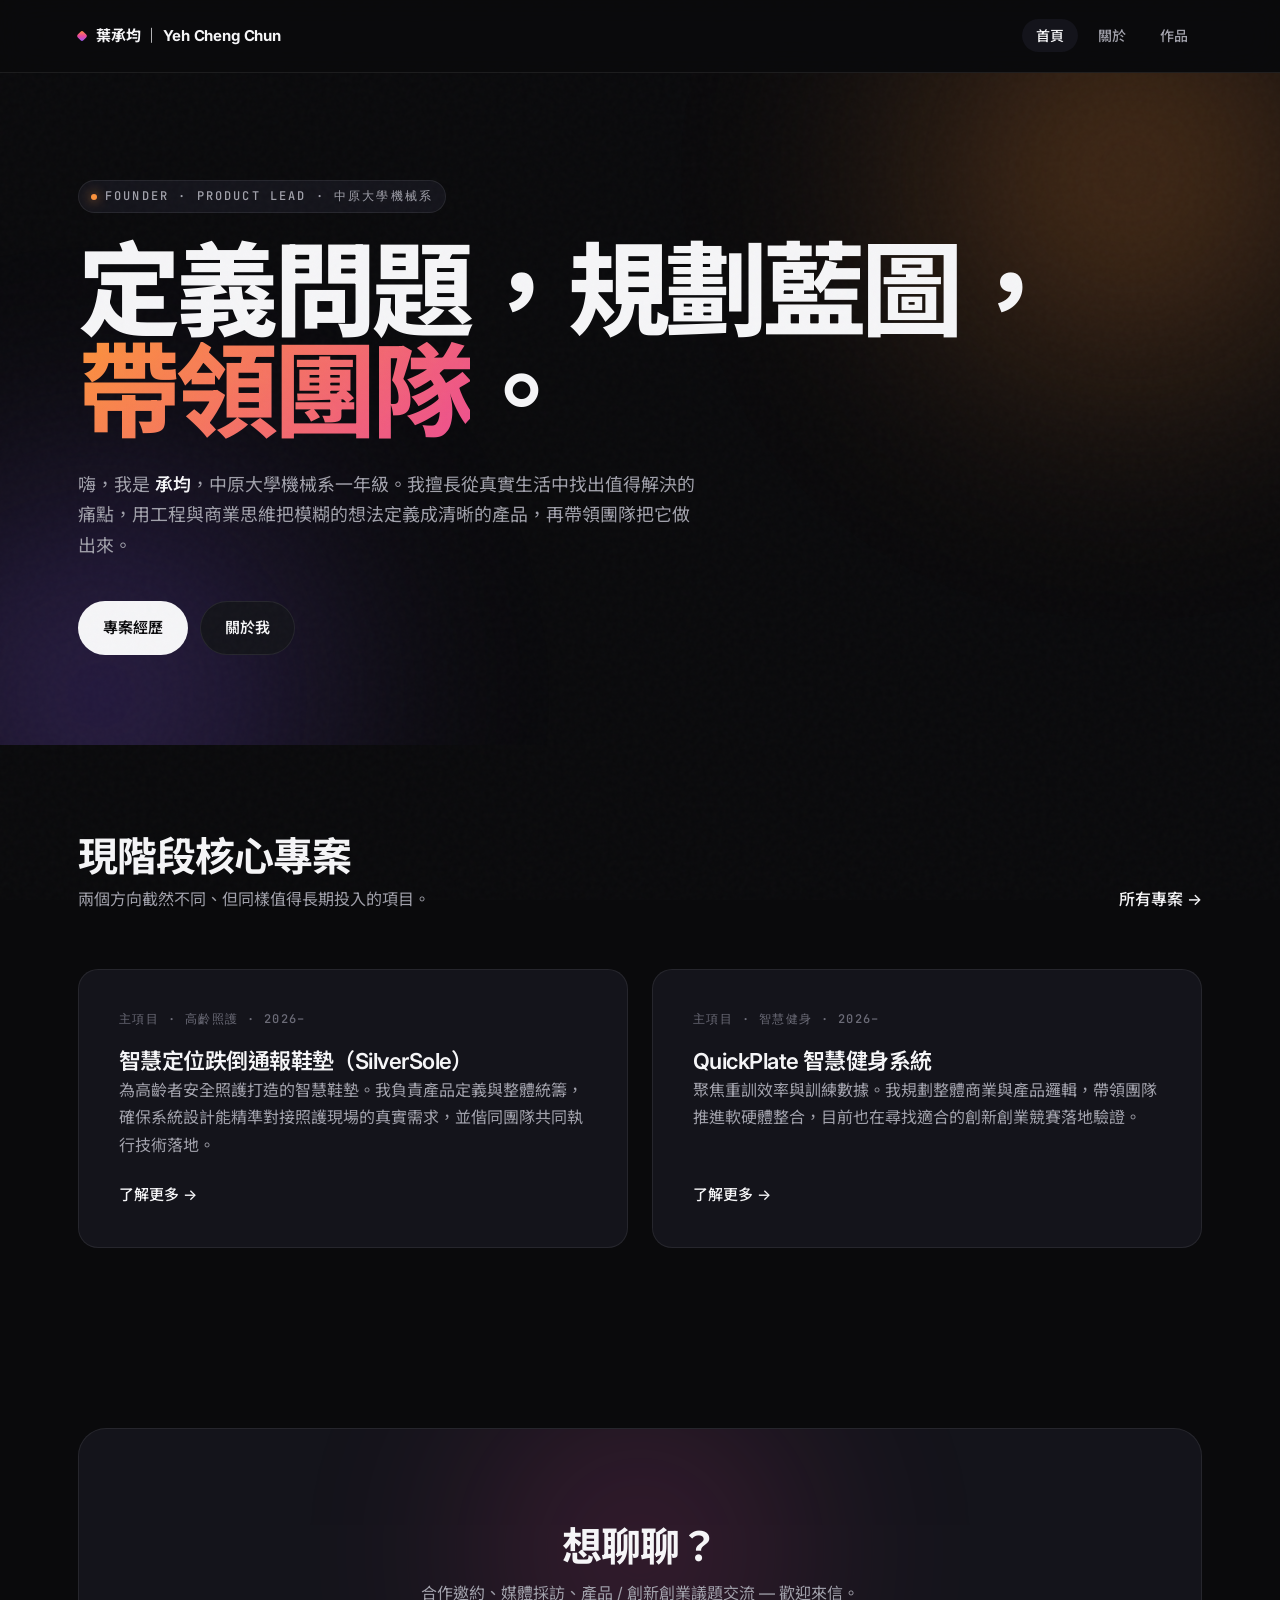
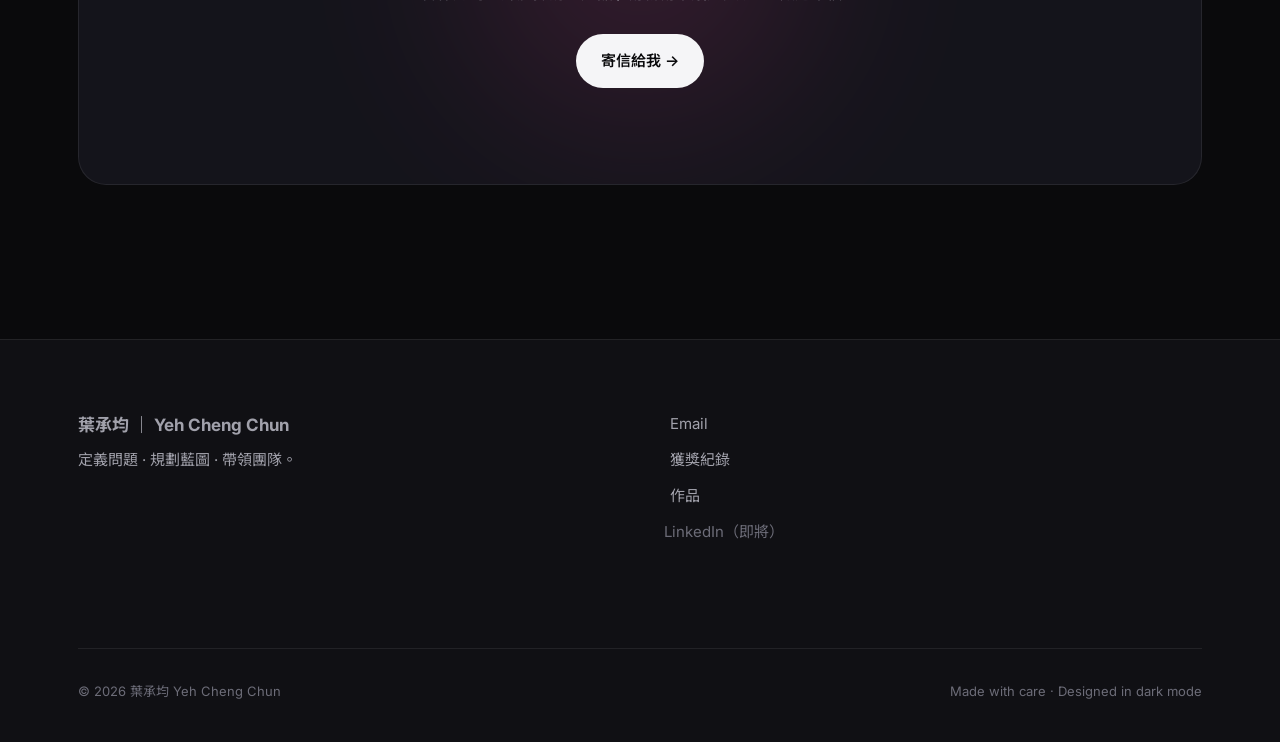
<file: index.html>
<!DOCTYPE html>
<html lang="zh-Hant">
<head>
  <meta charset="UTF-8" />
  <meta name="viewport" content="width=device-width, initial-scale=1.0" />
  <meta name="description" content="葉承均 Yeh Cheng Chun — 大一學生、團隊發起人、產品規劃者。定義問題、規劃藍圖、帶領團隊。" />
  <meta name="theme-color" content="#0a0a0c" />
  <title>葉承均 Yeh Cheng Chun</title>
  <link rel="preconnect" href="https://fonts.googleapis.com" />
  <link rel="preconnect" href="https://fonts.gstatic.com" crossorigin />
  <link href="https://fonts.googleapis.com/css2?family=Inter:wght@400;500;600;700;800;900&family=JetBrains+Mono:wght@400;500;600&family=Noto+Sans+TC:wght@400;500;700;900&display=swap" rel="stylesheet" />
  <link rel="stylesheet" href="/css/style.css" />
</head>
<body>
  <header class="site-header">
    <div class="container header-inner">
      <a href="/" class="brand">葉承均 ｜ Yeh Cheng Chun</a>
      <nav class="site-nav" aria-label="主導覽">
        <button class="nav-toggle" aria-expanded="false" aria-controls="primary-nav">
          <span class="sr-only">開啟選單</span>
          <span class="hamburger"></span>
        </button>
        <ul id="primary-nav" class="nav-list">
          <li><a href="/" class="active">首頁</a></li>
          <li><a href="/about/">關於</a></li>
          <li><a href="/portfolio/">作品</a></li>
        </ul>
      </nav>
    </div>
  </header>

  <main>
    <section class="hero">
      <div class="container">
        <span class="eyebrow hero-eyebrow">Founder · Product Lead · 中原大學機械系</span>
        <h1 class="hero-title reveal">
          定義問題，規劃藍圖，<br />
          <span class="gradient-text">帶領團隊</span>。
        </h1>
        <p class="hero-lead reveal">
          嗨，我是 <strong>承均</strong>，中原大學機械系一年級。我擅長從真實生活中找出值得解決的痛點，用工程與商業思維把模糊的想法定義成清晰的產品，再帶領團隊把它做出來。
        </p>
        <div class="hero-actions reveal">
          <a href="/portfolio/" class="btn btn-primary"><span>專案經歷</span></a>
          <a href="/about/" class="btn btn-ghost">關於我</a>
        </div>
      </div>
    </section>

    <section class="section">
      <div class="container">
        <div class="section-header reveal">
          <div>
            <h2>現階段核心專案</h2>
            <p>兩個方向截然不同、但同樣值得長期投入的項目。</p>
          </div>
          <a href="/portfolio/" class="text-link">所有專案 →</a>
        </div>
        <div class="grid grid-2">
          <article class="card card-lg reveal">
            <p class="card-tag">主項目 · 高齡照護 · 2026–</p>
            <h3 class="card-title">智慧定位跌倒通報鞋墊（SilverSole）</h3>
            <p class="card-desc">為高齡者安全照護打造的智慧鞋墊。我負責產品定義與整體統籌，確保系統設計能精準對接照護現場的真實需求，並偕同團隊共同執行技術落地。</p>
            <a href="/portfolio/#silversole" class="card-link">了解更多 →</a>
          </article>
          <article class="card card-lg reveal">
            <p class="card-tag">主項目 · 智慧健身 · 2026–</p>
            <h3 class="card-title">QuickPlate 智慧健身系統</h3>
            <p class="card-desc">聚焦重訓效率與訓練數據。我規劃整體商業與產品邏輯，帶領團隊推進軟硬體整合，目前也在尋找適合的創新創業競賽落地驗證。</p>
            <a href="/portfolio/#quickplate" class="card-link">了解更多 →</a>
          </article>
        </div>
      </div>
    </section>

    <section class="section cta-section">
      <div class="container">
        <div class="cta-card reveal">
          <h2>想聊聊？</h2>
          <p>合作邀約、媒體採訪、產品 / 創新創業議題交流 — 歡迎來信。</p>
          <a href="mailto:ricky951102@gmail.com" class="btn btn-primary"><span>寄信給我 →</span></a>
        </div>
      </div>
    </section>
  </main>

  <footer class="site-footer">
    <div class="container footer-inner">
      <div>
        <p class="footer-brand">葉承均 ｜ Yeh Cheng Chun</p>
        <p class="footer-desc">定義問題 · 規劃藍圖 · 帶領團隊。</p>
      </div>
      <div class="footer-links">
        <a href="mailto:ricky951102@gmail.com">Email</a>
        <a href="/about/#awards">獲獎紀錄</a>
        <a href="/portfolio/">作品</a>
        <span class="footer-soon">LinkedIn（即將）</span>
      </div>
      <p class="footer-copy">
        <span>© <span id="year">2026</span> 葉承均 Yeh Cheng Chun</span>
        <span>Made with care · Designed in dark mode</span>
      </p>
    </div>
  </footer>

  <script src="/js/main.js"></script>
</body>
</html>
</file>
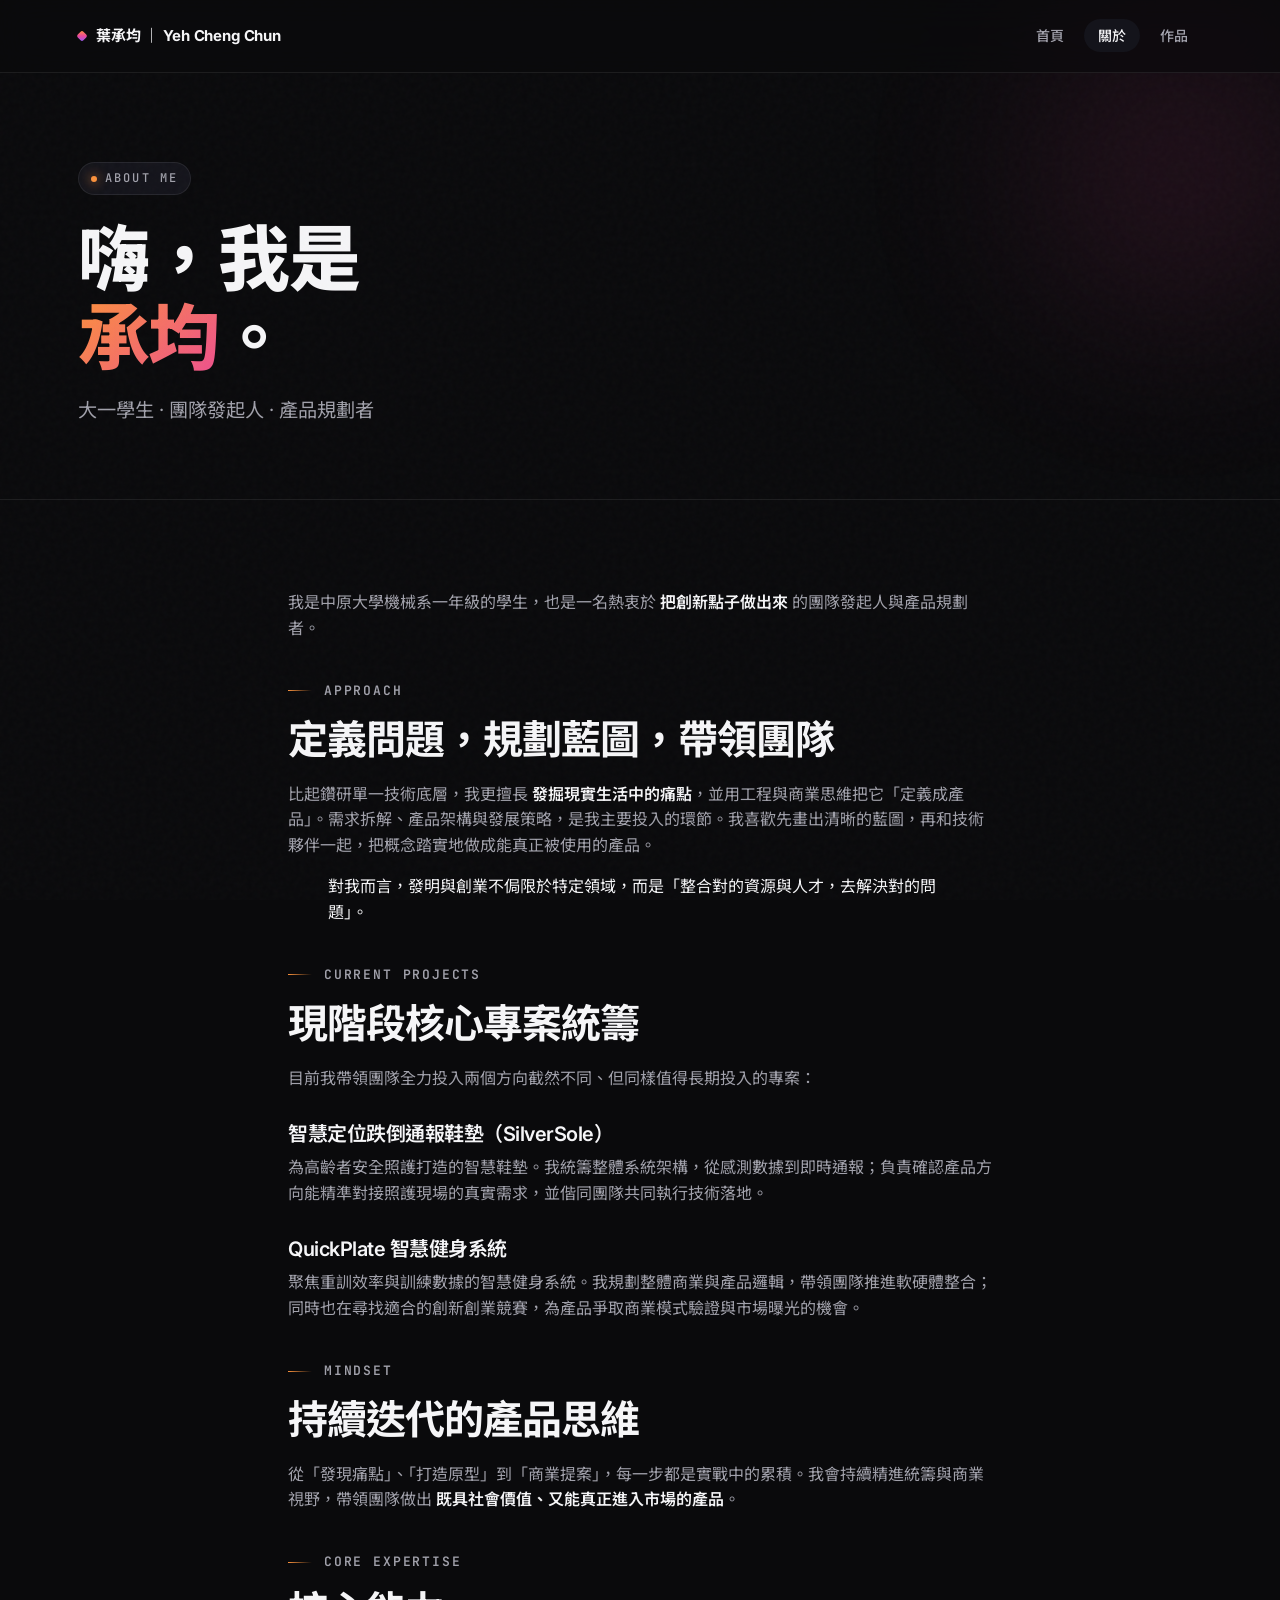
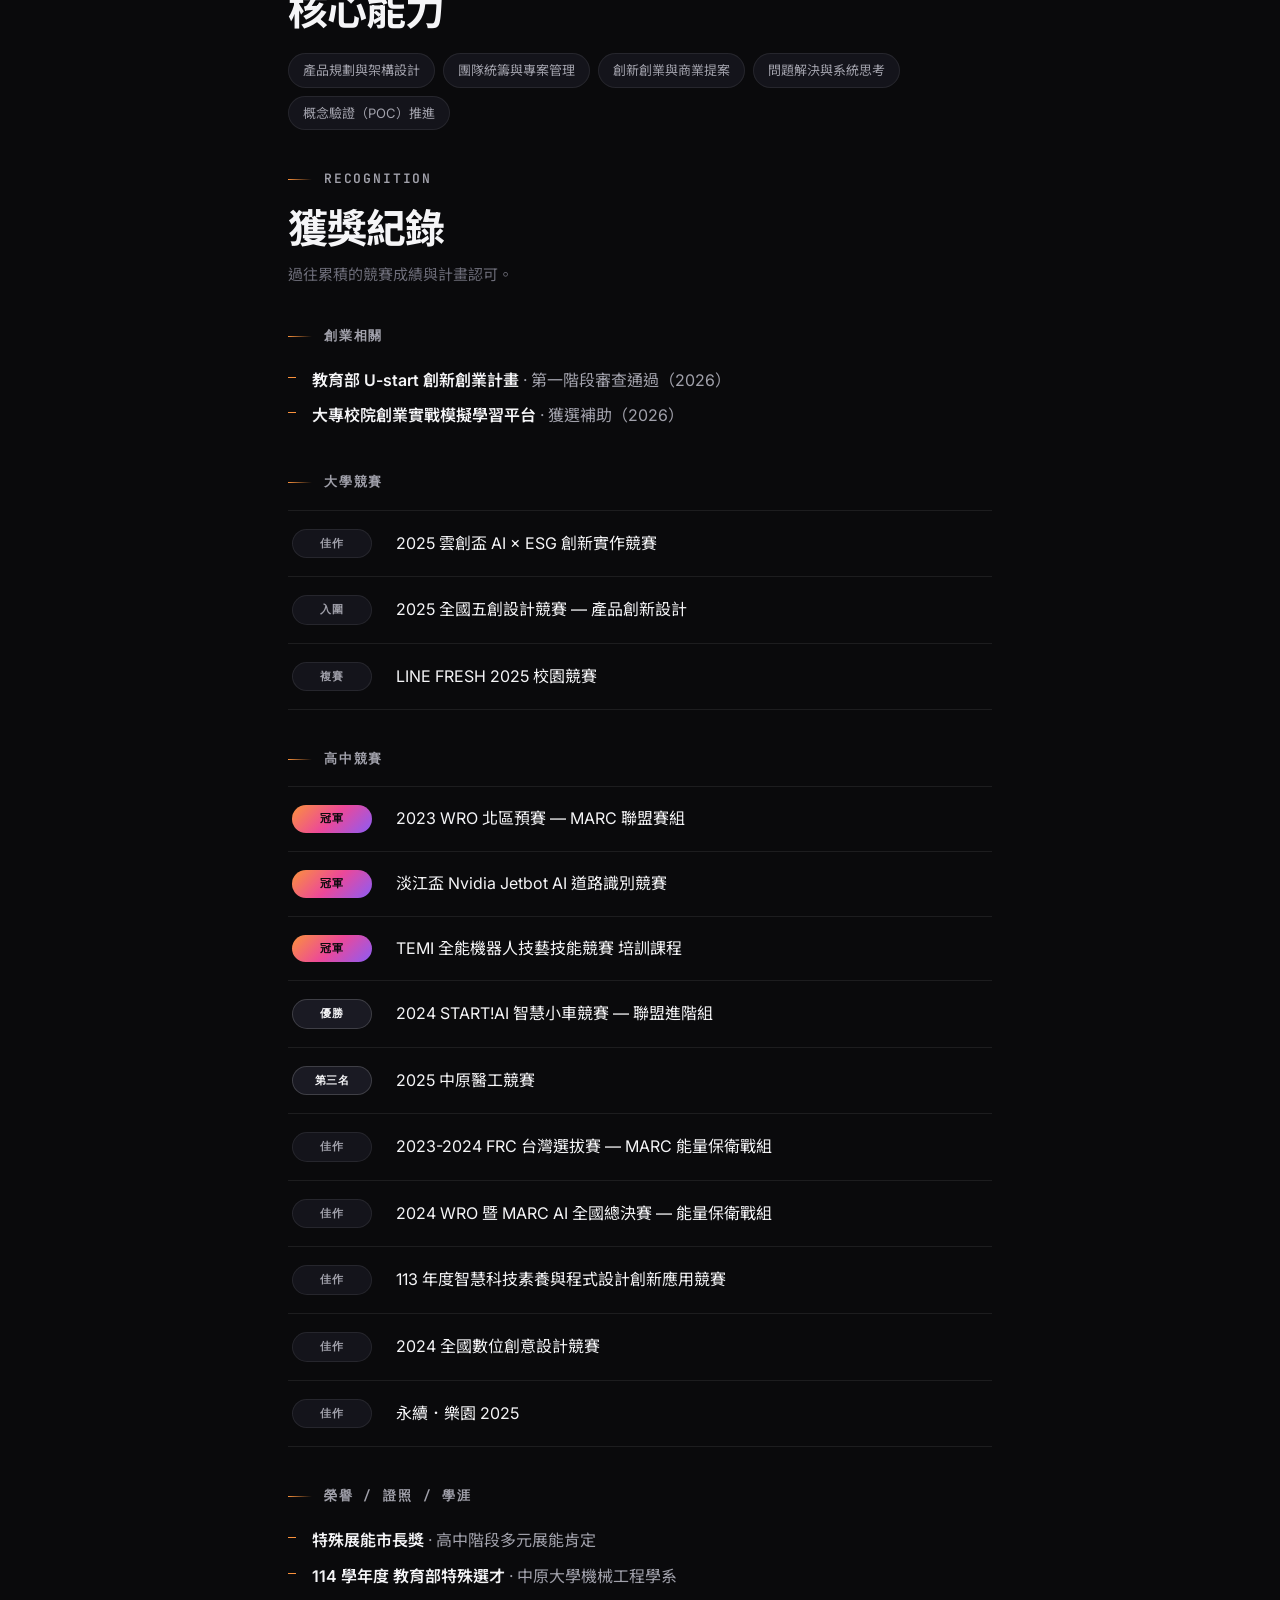
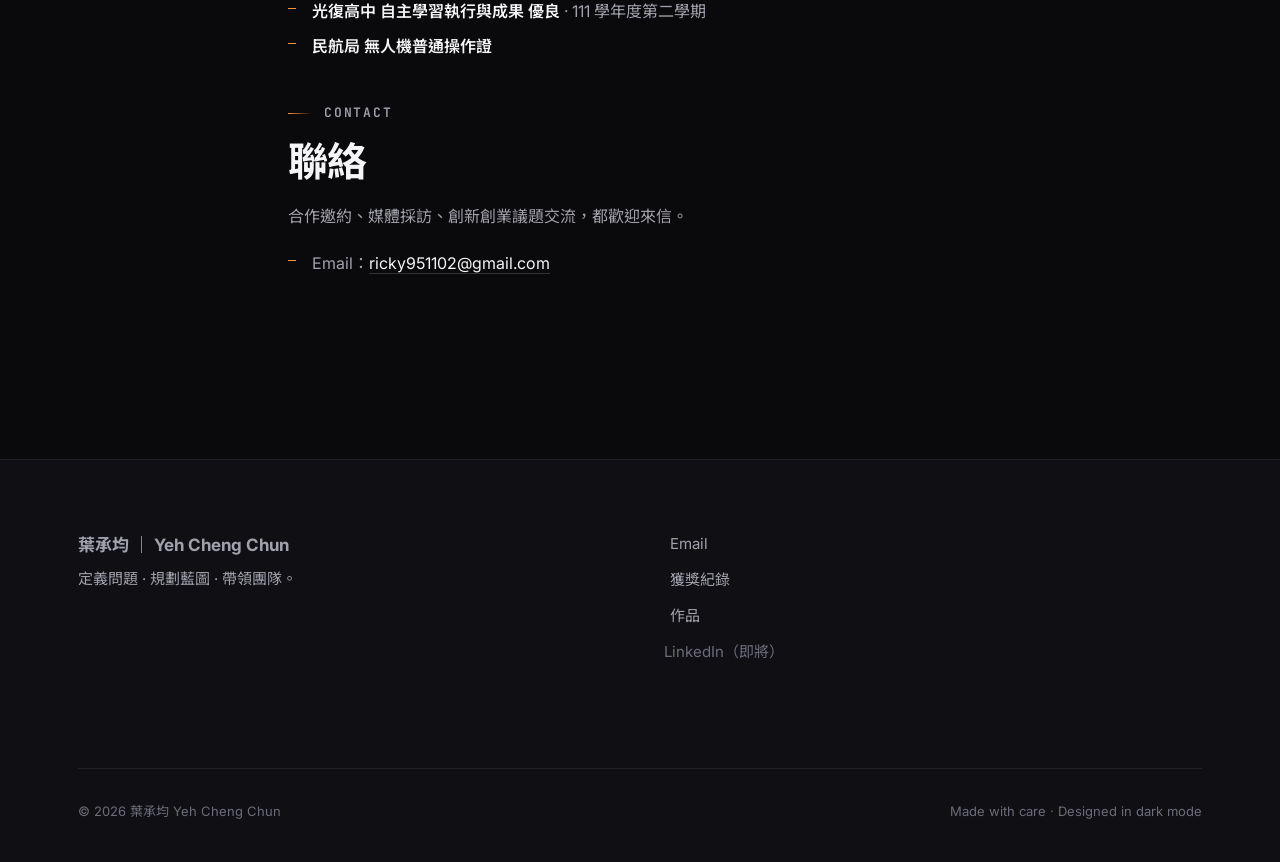
<file: about/index.html>
<!DOCTYPE html>
<html lang="zh-Hant">
<head>
  <meta charset="UTF-8" />
  <meta name="viewport" content="width=device-width, initial-scale=1.0" />
  <meta name="description" content="葉承均 Yeh Cheng Chun — 大一學生、團隊發起人、產品規劃者。定義問題、規劃藍圖、帶領團隊。" />
  <meta name="theme-color" content="#0a0a0c" />
  <title>About · 葉承均 Yeh Cheng Chun</title>
  <link rel="preconnect" href="https://fonts.googleapis.com" />
  <link rel="preconnect" href="https://fonts.gstatic.com" crossorigin />
  <link href="https://fonts.googleapis.com/css2?family=Inter:wght@400;500;600;700;800;900&family=JetBrains+Mono:wght@400;500;600&family=Noto+Sans+TC:wght@400;500;700;900&display=swap" rel="stylesheet" />
  <link rel="stylesheet" href="/css/style.css" />
</head>
<body>
  <header class="site-header">
    <div class="container header-inner">
      <a href="/" class="brand">葉承均 ｜ Yeh Cheng Chun</a>
      <nav class="site-nav" aria-label="主導覽">
        <button class="nav-toggle" aria-expanded="false" aria-controls="primary-nav">
          <span class="sr-only">開啟選單</span>
          <span class="hamburger"></span>
        </button>
        <ul id="primary-nav" class="nav-list">
          <li><a href="/">首頁</a></li>
          <li><a href="/about/" class="active">關於</a></li>
          <li><a href="/portfolio/">作品</a></li>
        </ul>
      </nav>
    </div>
  </header>

  <main>
    <section class="page-hero">
      <div class="container">
        <span class="eyebrow">About Me</span>
        <h1 class="reveal">嗨，我是<br /><span class="gradient-text">承均</span>。</h1>
        <p class="lead reveal">大一學生 · 團隊發起人 · 產品規劃者</p>
      </div>
    </section>

    <section class="section">
      <div class="container narrow">
        <p class="reveal">
          我是中原大學機械系一年級的學生，也是一名熱衷於 <strong>把創新點子做出來</strong> 的團隊發起人與產品規劃者。
        </p>

        <p class="sub-h reveal">Approach</p>
        <h2 class="reveal" style="margin-top:0">定義問題，規劃藍圖，帶領團隊</h2>
        <p class="reveal">
          比起鑽研單一技術底層，我更擅長 <strong>發掘現實生活中的痛點</strong>，並用工程與商業思維把它「定義成產品」。需求拆解、產品架構與發展策略，是我主要投入的環節。我喜歡先畫出清晰的藍圖，再和技術夥伴一起，把概念踏實地做成能真正被使用的產品。
        </p>
        <blockquote class="reveal">
          對我而言，發明與創業不侷限於特定領域，而是「整合對的資源與人才，去解決對的問題」。
        </blockquote>

        <p class="sub-h reveal">Current Projects</p>
        <h2 class="reveal" style="margin-top:0">現階段核心專案統籌</h2>
        <p class="reveal">目前我帶領團隊全力投入兩個方向截然不同、但同樣值得長期投入的專案：</p>

        <div class="reveal" style="margin: 2em 0;">
          <h3 style="font-size: 1.25rem; margin-bottom: 0.5em;">智慧定位跌倒通報鞋墊（SilverSole）</h3>
          <p style="margin: 0;">為高齡者安全照護打造的智慧鞋墊。我統籌整體系統架構，從感測數據到即時通報；負責確認產品方向能精準對接照護現場的真實需求，並偕同團隊共同執行技術落地。</p>
        </div>

        <div class="reveal" style="margin: 2em 0;">
          <h3 style="font-size: 1.25rem; margin-bottom: 0.5em;">QuickPlate 智慧健身系統</h3>
          <p style="margin: 0;">聚焦重訓效率與訓練數據的智慧健身系統。我規劃整體商業與產品邏輯，帶領團隊推進軟硬體整合；同時也在尋找適合的創新創業競賽，為產品爭取商業模式驗證與市場曝光的機會。</p>
        </div>

        <p class="sub-h reveal">Mindset</p>
        <h2 class="reveal" style="margin-top:0">持續迭代的產品思維</h2>
        <p class="reveal">
          從「發現痛點」、「打造原型」到「商業提案」，每一步都是實戰中的累積。我會持續精進統籌與商業視野，帶領團隊做出 <strong>既具社會價值、又能真正進入市場的產品</strong>。
        </p>

        <p class="sub-h reveal">Core Expertise</p>
        <h2 class="reveal" style="margin-top:0">核心能力</h2>
        <div class="tags reveal">
          <span class="tag">產品規劃與架構設計</span>
          <span class="tag">團隊統籌與專案管理</span>
          <span class="tag">創新創業與商業提案</span>
          <span class="tag">問題解決與系統思考</span>
          <span class="tag">概念驗證（POC）推進</span>
        </div>

        <p class="sub-h reveal" id="awards">Recognition</p>
        <h2 class="reveal" style="margin-top:0">獲獎紀錄</h2>
        <p class="muted-note reveal">過往累積的競賽成績與計畫認可。</p>

        <p class="sub-h reveal">創業相關</p>
        <ul class="bullet-list reveal">
          <li><strong>教育部 U-start 創新創業計畫</strong> · 第一階段審查通過（2026）</li>
          <li><strong>大專校院創業實戰模擬學習平台</strong> · 獲選補助（2026）</li>
        </ul>

        <p class="sub-h reveal">大學競賽</p>
        <ul class="award-list reveal">
          <li>
            <span class="award-rank rank-honor">佳作</span>
            <span>2025 雲創盃 AI × ESG 創新實作競賽</span>
          </li>
          <li>
            <span class="award-rank">入圍</span>
            <span>2025 全國五創設計競賽 — 產品創新設計</span>
          </li>
          <li>
            <span class="award-rank">複賽</span>
            <span>LINE FRESH 2025 校園競賽</span>
          </li>
        </ul>

        <p class="sub-h reveal">高中競賽</p>
        <ul class="award-list reveal">
          <li>
            <span class="award-rank rank-gold">冠軍</span>
            <span>2023 WRO 北區預賽 — MARC 聯盟賽組</span>
          </li>
          <li>
            <span class="award-rank rank-gold">冠軍</span>
            <span>淡江盃 Nvidia Jetbot AI 道路識別競賽</span>
          </li>
          <li>
            <span class="award-rank rank-gold">冠軍</span>
            <span>TEMI 全能機器人技藝技能競賽 培訓課程</span>
          </li>
          <li>
            <span class="award-rank rank-silver">優勝</span>
            <span>2024 START!AI 智慧小車競賽 — 聯盟進階組</span>
          </li>
          <li>
            <span class="award-rank rank-silver">第三名</span>
            <span>2025 中原醫工競賽</span>
          </li>
          <li>
            <span class="award-rank rank-honor">佳作</span>
            <span>2023-2024 FRC 台灣選拔賽 — MARC 能量保衛戰組</span>
          </li>
          <li>
            <span class="award-rank rank-honor">佳作</span>
            <span>2024 WRO 暨 MARC AI 全國總決賽 — 能量保衛戰組</span>
          </li>
          <li>
            <span class="award-rank rank-honor">佳作</span>
            <span>113 年度智慧科技素養與程式設計創新應用競賽</span>
          </li>
          <li>
            <span class="award-rank rank-honor">佳作</span>
            <span>2024 全國數位創意設計競賽</span>
          </li>
          <li>
            <span class="award-rank rank-honor">佳作</span>
            <span>永續．樂園 2025</span>
          </li>
        </ul>

        <p class="sub-h reveal">榮譽 / 證照 / 學涯</p>
        <ul class="bullet-list reveal">
          <li><strong>特殊展能市長獎</strong> · 高中階段多元展能肯定</li>
          <li><strong>114 學年度 教育部特殊選才</strong> · 中原大學機械工程學系</li>
          <li><strong>光復高中 自主學習執行與成果 優良</strong> · 111 學年度第二學期</li>
          <li><strong>民航局 無人機普通操作證</strong></li>
        </ul>

        <p class="sub-h reveal">Contact</p>
        <h2 class="reveal" style="margin-top:0">聯絡</h2>
        <p class="reveal">合作邀約、媒體採訪、創新創業議題交流，都歡迎來信。</p>
        <ul class="bullet-list reveal">
          <li>Email：<a href="mailto:ricky951102@gmail.com" style="color:var(--text);border-bottom:1px solid var(--border-strong)">ricky951102@gmail.com</a></li>
        </ul>
      </div>
    </section>
  </main>

  <footer class="site-footer">
    <div class="container footer-inner">
      <div>
        <p class="footer-brand">葉承均 ｜ Yeh Cheng Chun</p>
        <p class="footer-desc">定義問題 · 規劃藍圖 · 帶領團隊。</p>
      </div>
      <div class="footer-links">
        <a href="mailto:ricky951102@gmail.com">Email</a>
        <a href="/about/#awards">獲獎紀錄</a>
        <a href="/portfolio/">作品</a>
        <span class="footer-soon">LinkedIn（即將）</span>
      </div>
      <p class="footer-copy">
        <span>© <span id="year">2026</span> 葉承均 Yeh Cheng Chun</span>
        <span>Made with care · Designed in dark mode</span>
      </p>
    </div>
  </footer>

  <script src="/js/main.js"></script>
</body>
</html>
</file>
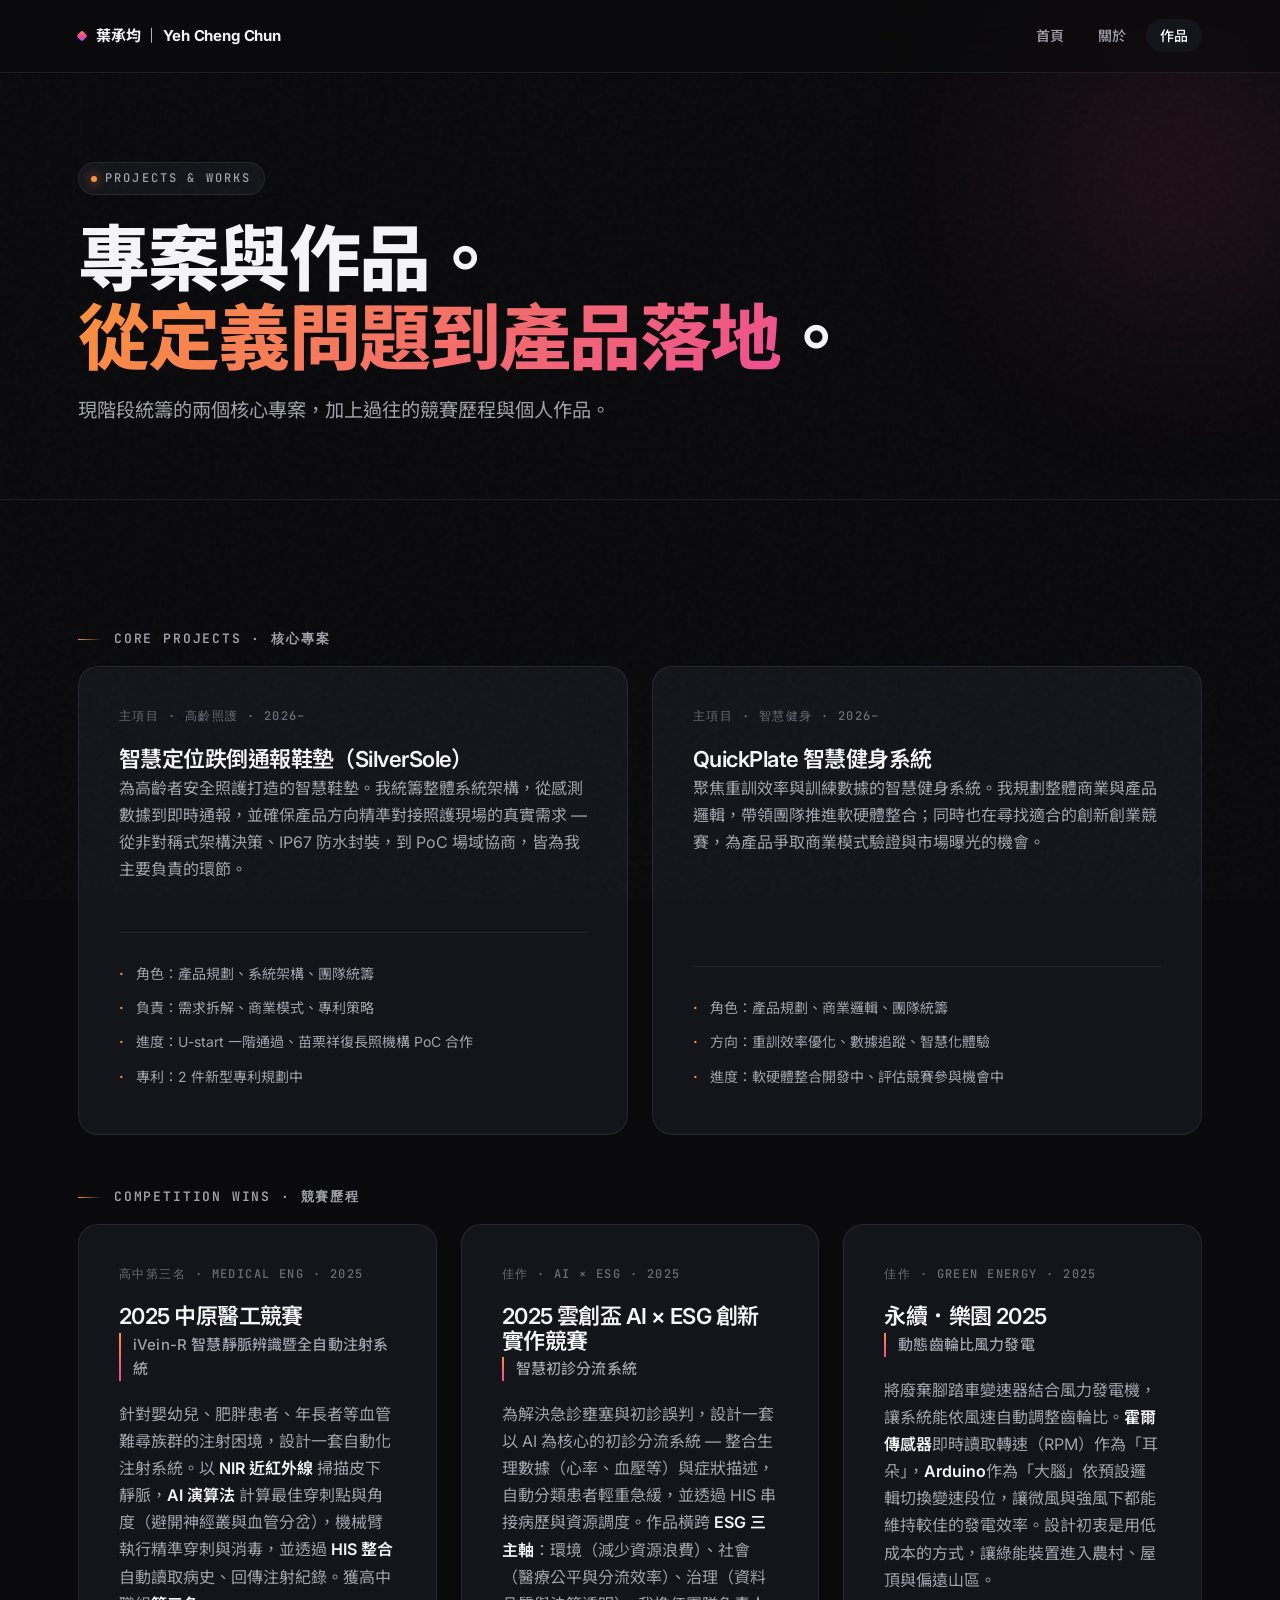
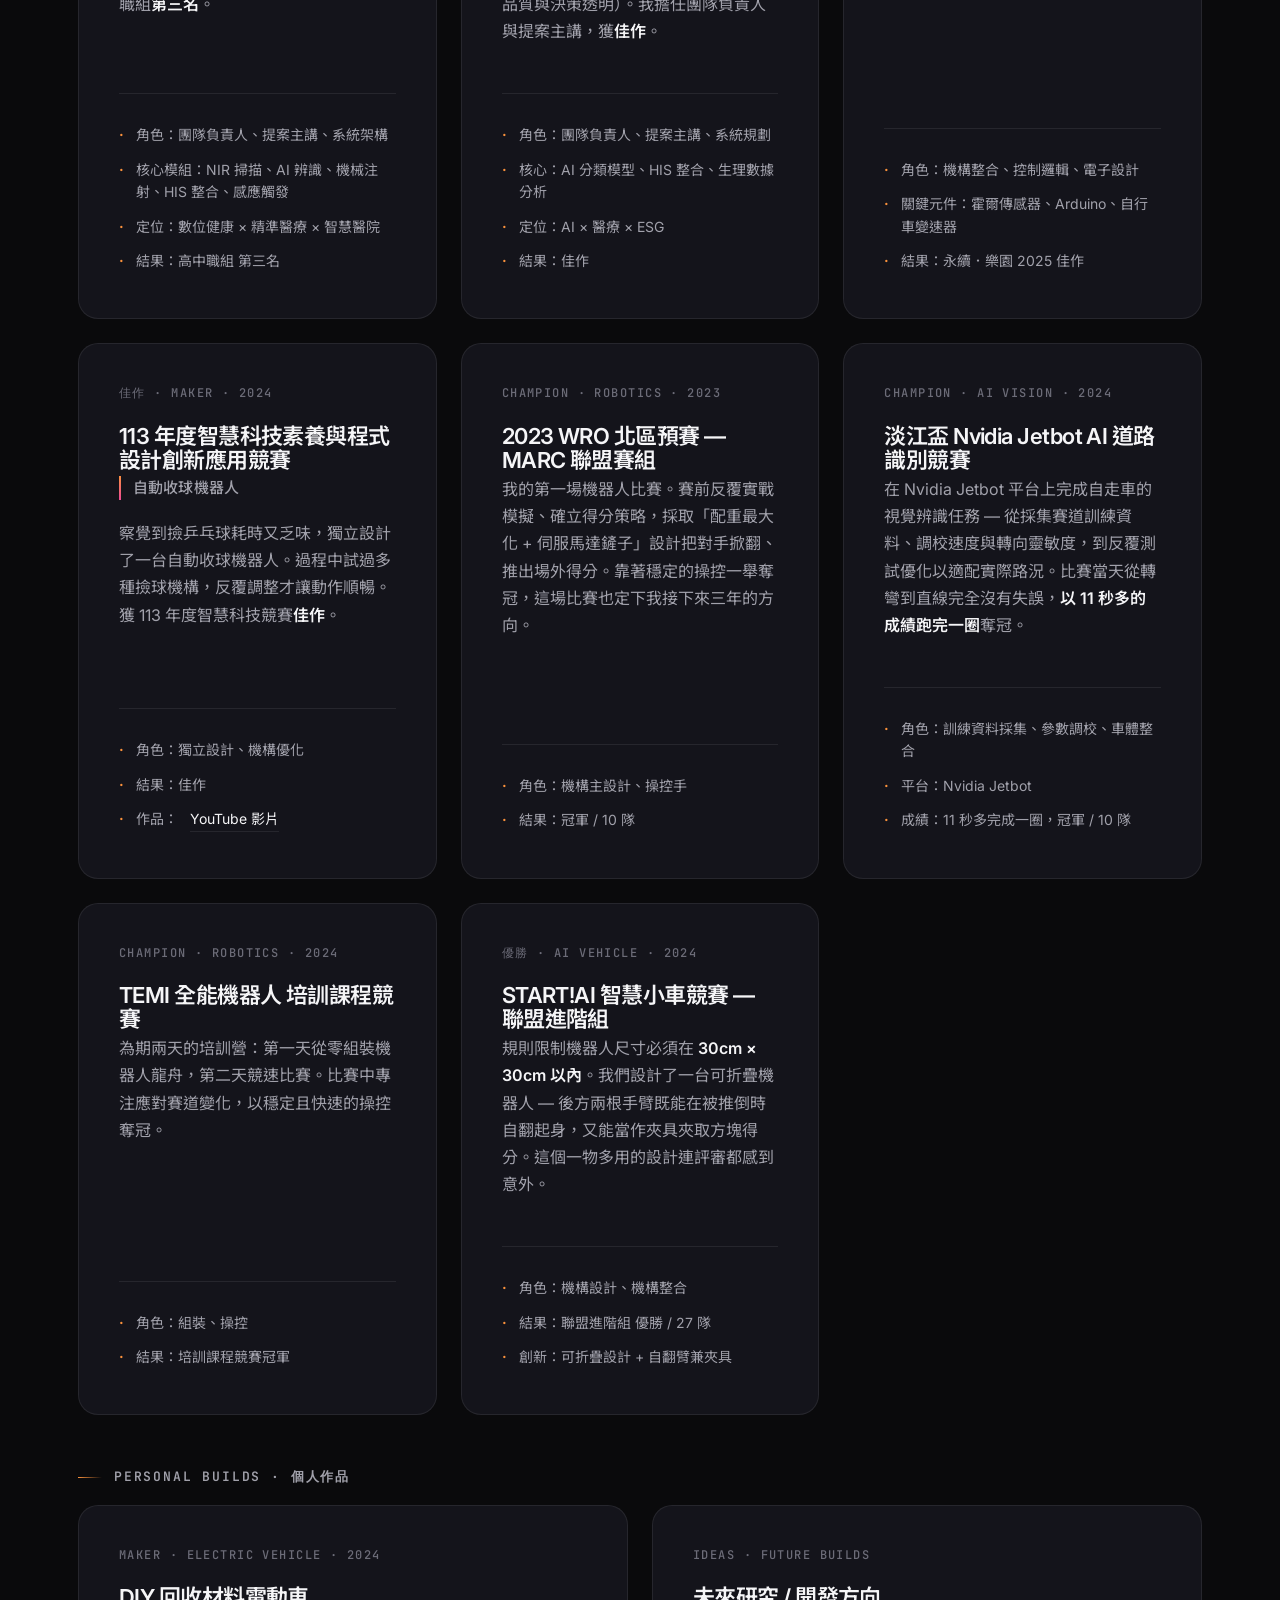
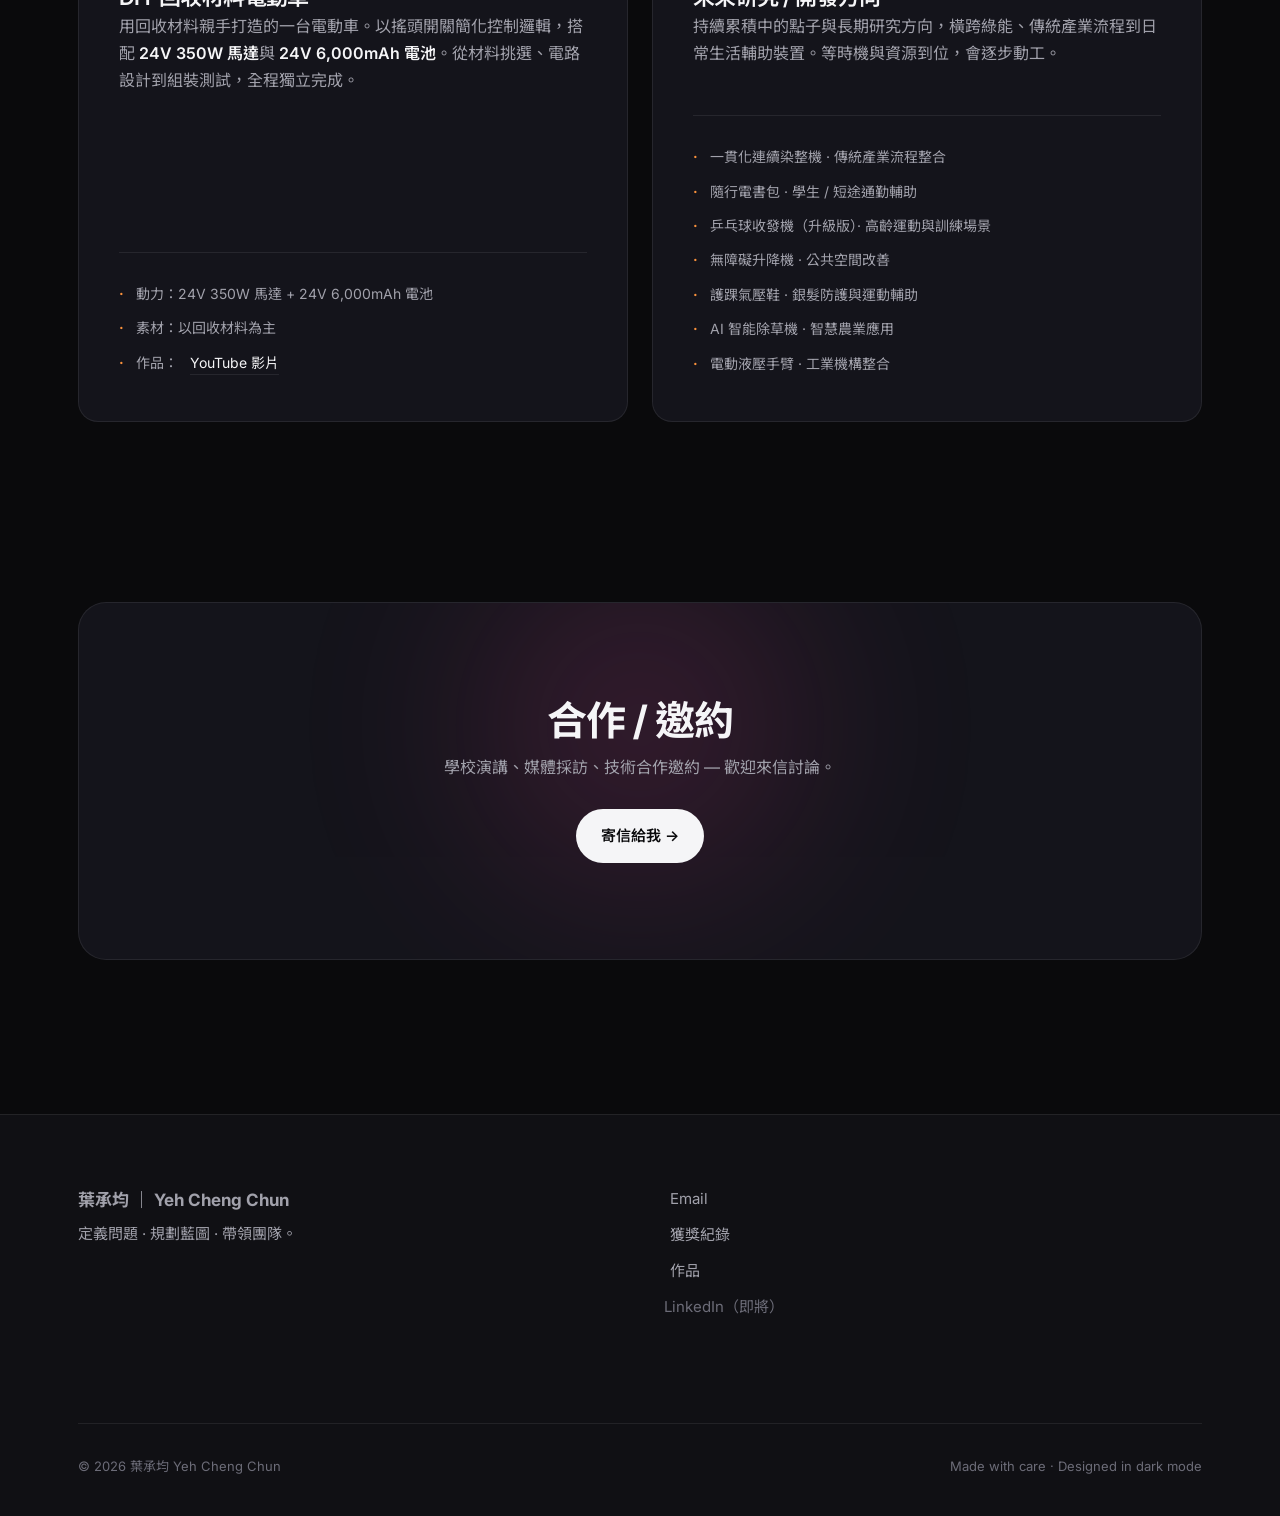
<file: portfolio/index.html>
<!DOCTYPE html>
<html lang="zh-Hant">
<head>
  <meta charset="UTF-8" />
  <meta name="viewport" content="width=device-width, initial-scale=1.0" />
  <meta name="description" content="葉承均作品集 — SilverSole 智慧鞋墊、QuickPlate 智慧健身系統、機器人競賽冠軍作品。" />
  <meta name="theme-color" content="#0a0a0c" />
  <title>Projects · 葉承均 Yeh Cheng Chun</title>
  <link rel="preconnect" href="https://fonts.googleapis.com" />
  <link rel="preconnect" href="https://fonts.gstatic.com" crossorigin />
  <link href="https://fonts.googleapis.com/css2?family=Inter:wght@400;500;600;700;800;900&family=JetBrains+Mono:wght@400;500;600&family=Noto+Sans+TC:wght@400;500;700;900&display=swap" rel="stylesheet" />
  <link rel="stylesheet" href="/css/style.css" />
</head>
<body>
  <header class="site-header">
    <div class="container header-inner">
      <a href="/" class="brand">葉承均 ｜ Yeh Cheng Chun</a>
      <nav class="site-nav" aria-label="主導覽">
        <button class="nav-toggle" aria-expanded="false" aria-controls="primary-nav">
          <span class="sr-only">開啟選單</span>
          <span class="hamburger"></span>
        </button>
        <ul id="primary-nav" class="nav-list">
          <li><a href="/">首頁</a></li>
          <li><a href="/about/">關於</a></li>
          <li><a href="/portfolio/" class="active">作品</a></li>
        </ul>
      </nav>
    </div>
  </header>

  <main>
    <section class="page-hero">
      <div class="container">
        <span class="eyebrow">Projects & Works</span>
        <h1 class="reveal">專案與作品。<br /><span class="gradient-text">從定義問題到產品落地</span>。</h1>
        <p class="lead reveal">現階段統籌的兩個核心專案，加上過往的競賽歷程與個人作品。</p>
      </div>
    </section>

    <section class="section">
      <div class="container">

        <p class="sub-h reveal">Core Projects · 核心專案</p>
        <div class="grid grid-2">

          <article class="card card-lg reveal" id="silversole">
            <p class="card-tag">主項目 · 高齡照護 · 2026–</p>
            <h3 class="card-title">智慧定位跌倒通報鞋墊（SilverSole）</h3>
            <p class="card-desc">
              為高齡者安全照護打造的智慧鞋墊。我統籌整體系統架構，從感測數據到即時通報，並確保產品方向精準對接照護現場的真實需求 — 從非對稱式架構決策、IP67 防水封裝，到 PoC 場域協商，皆為我主要負責的環節。
            </p>
            <ul class="card-meta">
              <li>角色：產品規劃、系統架構、團隊統籌</li>
              <li>負責：需求拆解、商業模式、專利策略</li>
              <li>進度：U-start 一階通過、苗栗祥復長照機構 PoC 合作</li>
              <li>專利：2 件新型專利規劃中</li>
            </ul>
          </article>

          <article class="card card-lg reveal" id="quickplate">
            <p class="card-tag">主項目 · 智慧健身 · 2026–</p>
            <h3 class="card-title">QuickPlate 智慧健身系統</h3>
            <p class="card-desc">
              聚焦重訓效率與訓練數據的智慧健身系統。我規劃整體商業與產品邏輯，帶領團隊推進軟硬體整合；同時也在尋找適合的創新創業競賽，為產品爭取商業模式驗證與市場曝光的機會。
            </p>
            <ul class="card-meta">
              <li>角色：產品規劃、商業邏輯、團隊統籌</li>
              <li>方向：重訓效率優化、數據追蹤、智慧化體驗</li>
              <li>進度：軟硬體整合開發中、評估競賽參與機會中</li>
            </ul>
          </article>

        </div>

        <p class="sub-h reveal" style="margin-top:4em;">Competition Wins · 競賽歷程</p>
        <div class="grid grid-2">

          <article class="card card-lg reveal">
            <p class="card-tag">高中第三名 · Medical Eng · 2025</p>
            <h3 class="card-title">2025 中原醫工競賽</h3>
            <p class="card-subtitle">iVein-R 智慧靜脈辨識暨全自動注射系統</p>
            <p class="card-desc">
              針對嬰幼兒、肥胖患者、年長者等血管難尋族群的注射困境，設計一套自動化注射系統。以 <strong>NIR 近紅外線</strong> 掃描皮下靜脈，<strong>AI 演算法</strong> 計算最佳穿刺點與角度（避開神經叢與血管分岔），機械臂執行精準穿刺與消毒，並透過 <strong>HIS 整合</strong> 自動讀取病史、回傳注射紀錄。獲高中職組<strong>第三名</strong>。
            </p>
            <ul class="card-meta">
              <li>角色：團隊負責人、提案主講、系統架構</li>
              <li>核心模組：NIR 掃描、AI 辨識、機械注射、HIS 整合、感應觸發</li>
              <li>定位：數位健康 × 精準醫療 × 智慧醫院</li>
              <li>結果：高中職組 第三名</li>
            </ul>
          </article>

          <article class="card card-lg reveal">
            <p class="card-tag">佳作 · AI × ESG · 2025</p>
            <h3 class="card-title">2025 雲創盃 AI × ESG 創新實作競賽</h3>
            <p class="card-subtitle">智慧初診分流系統</p>
            <p class="card-desc">
              為解決急診壅塞與初診誤判，設計一套以 AI 為核心的初診分流系統 — 整合生理數據（心率、血壓等）與症狀描述，自動分類患者輕重急緩，並透過 HIS 串接病歷與資源調度。作品橫跨 <strong>ESG 三主軸</strong>：環境（減少資源浪費）、社會（醫療公平與分流效率）、治理（資料品質與決策透明）。我擔任團隊負責人與提案主講，獲<strong>佳作</strong>。
            </p>
            <ul class="card-meta">
              <li>角色：團隊負責人、提案主講、系統規劃</li>
              <li>核心：AI 分類模型、HIS 整合、生理數據分析</li>
              <li>定位：AI × 醫療 × ESG</li>
              <li>結果：佳作</li>
            </ul>
          </article>

          <article class="card card-lg reveal">
            <p class="card-tag">佳作 · Green Energy · 2025</p>
            <h3 class="card-title">永續．樂園 2025</h3>
            <p class="card-subtitle">動態齒輪比風力發電</p>
            <p class="card-desc">
              將廢棄腳踏車變速器結合風力發電機，讓系統能依風速自動調整齒輪比。<strong>霍爾傳感器</strong>即時讀取轉速（RPM）作為「耳朵」，<strong>Arduino</strong>作為「大腦」依預設邏輯切換變速段位，讓微風與強風下都能維持較佳的發電效率。設計初衷是用低成本的方式，讓綠能裝置進入農村、屋頂與偏遠山區。
            </p>
            <ul class="card-meta">
              <li>角色：機構整合、控制邏輯、電子設計</li>
              <li>關鍵元件：霍爾傳感器、Arduino、自行車變速器</li>
              <li>結果：永續．樂園 2025 佳作</li>
            </ul>
          </article>

          <article class="card card-lg reveal">
            <p class="card-tag">佳作 · Maker · 2024</p>
            <h3 class="card-title">113 年度智慧科技素養與程式設計創新應用競賽</h3>
            <p class="card-subtitle">自動收球機器人</p>
            <p class="card-desc">
              察覺到撿乒乓球耗時又乏味，獨立設計了一台自動收球機器人。過程中試過多種撿球機構，反覆調整才讓動作順暢。獲 113 年度智慧科技競賽<strong>佳作</strong>。
            </p>
            <ul class="card-meta">
              <li>角色：獨立設計、機構優化</li>
              <li>結果：佳作</li>
              <li>作品：<a href="https://youtu.be/MKEvkdtt1Q4" target="_blank" rel="noopener">YouTube 影片</a></li>
            </ul>
          </article>

          <article class="card card-lg reveal">
            <p class="card-tag">Champion · Robotics · 2023</p>
            <h3 class="card-title">2023 WRO 北區預賽 — MARC 聯盟賽組</h3>
            <p class="card-desc">
              我的第一場機器人比賽。賽前反覆實戰模擬、確立得分策略，採取「配重最大化 + 伺服馬達鏟子」設計把對手掀翻、推出場外得分。靠著穩定的操控一舉奪冠，這場比賽也定下我接下來三年的方向。
            </p>
            <ul class="card-meta">
              <li>角色：機構主設計、操控手</li>
              <li>結果：冠軍 / 10 隊</li>
            </ul>
          </article>

          <article class="card card-lg reveal">
            <p class="card-tag">Champion · AI Vision · 2024</p>
            <h3 class="card-title">淡江盃 Nvidia Jetbot AI 道路識別競賽</h3>
            <p class="card-desc">
              在 Nvidia Jetbot 平台上完成自走車的視覺辨識任務 — 從採集賽道訓練資料、調校速度與轉向靈敏度，到反覆測試優化以適配實際路況。比賽當天從轉彎到直線完全沒有失誤，<strong>以 11 秒多的成績跑完一圈</strong>奪冠。
            </p>
            <ul class="card-meta">
              <li>角色：訓練資料採集、參數調校、車體整合</li>
              <li>平台：Nvidia Jetbot</li>
              <li>成績：11 秒多完成一圈，冠軍 / 10 隊</li>
            </ul>
          </article>

          <article class="card card-lg reveal">
            <p class="card-tag">Champion · Robotics · 2024</p>
            <h3 class="card-title">TEMI 全能機器人 培訓課程競賽</h3>
            <p class="card-desc">
              為期兩天的培訓營：第一天從零組裝機器人龍舟，第二天競速比賽。比賽中專注應對賽道變化，以穩定且快速的操控奪冠。
            </p>
            <ul class="card-meta">
              <li>角色：組裝、操控</li>
              <li>結果：培訓課程競賽冠軍</li>
            </ul>
          </article>

          <article class="card card-lg reveal">
            <p class="card-tag">優勝 · AI Vehicle · 2024</p>
            <h3 class="card-title">START!AI 智慧小車競賽 — 聯盟進階組</h3>
            <p class="card-desc">
              規則限制機器人尺寸必須在 <strong>30cm × 30cm 以內</strong>。我們設計了一台可折疊機器人 — 後方兩根手臂既能在被推倒時自翻起身，又能當作夾具夾取方塊得分。這個一物多用的設計連評審都感到意外。
            </p>
            <ul class="card-meta">
              <li>角色：機構設計、機構整合</li>
              <li>結果：聯盟進階組 優勝 / 27 隊</li>
              <li>創新：可折疊設計 + 自翻臂兼夾具</li>
            </ul>
          </article>

        </div>

        <p class="sub-h reveal" style="margin-top:4em;">Personal Builds · 個人作品</p>
        <div class="grid grid-2">

          <article class="card card-lg reveal">
            <p class="card-tag">Maker · Electric Vehicle · 2024</p>
            <h3 class="card-title">DIY 回收材料電動車</h3>
            <p class="card-desc">
              用回收材料親手打造的一台電動車。以搖頭開關簡化控制邏輯，搭配 <strong>24V 350W 馬達</strong>與 <strong>24V 6,000mAh 電池</strong>。從材料挑選、電路設計到組裝測試，全程獨立完成。
            </p>
            <ul class="card-meta">
              <li>動力：24V 350W 馬達 + 24V 6,000mAh 電池</li>
              <li>素材：以回收材料為主</li>
              <li>作品：<a href="https://youtu.be/P7YeyHo8tRw" target="_blank" rel="noopener">YouTube 影片</a></li>
            </ul>
          </article>

          <article class="card card-lg reveal">
            <p class="card-tag">Ideas · Future Builds</p>
            <h3 class="card-title">未來研究 / 開發方向</h3>
            <p class="card-desc">
              持續累積中的點子與長期研究方向，橫跨綠能、傳統產業流程到日常生活輔助裝置。等時機與資源到位，會逐步動工。
            </p>
            <ul class="card-meta">
              <li>一貫化連續染整機 · 傳統產業流程整合</li>
              <li>隨行電書包 · 學生 / 短途通勤輔助</li>
              <li>乒乓球收發機（升級版）· 高齡運動與訓練場景</li>
              <li>無障礙升降機 · 公共空間改善</li>
              <li>護踝氣壓鞋 · 銀髮防護與運動輔助</li>
              <li>AI 智能除草機 · 智慧農業應用</li>
              <li>電動液壓手臂 · 工業機構整合</li>
            </ul>
          </article>

        </div>
      </div>
    </section>

    <section class="section cta-section">
      <div class="container">
        <div class="cta-card reveal">
          <h2>合作 / 邀約</h2>
          <p>學校演講、媒體採訪、技術合作邀約 — 歡迎來信討論。</p>
          <a href="mailto:ricky951102@gmail.com" class="btn btn-primary"><span>寄信給我 →</span></a>
        </div>
      </div>
    </section>
  </main>

  <footer class="site-footer">
    <div class="container footer-inner">
      <div>
        <p class="footer-brand">葉承均 ｜ Yeh Cheng Chun</p>
        <p class="footer-desc">定義問題 · 規劃藍圖 · 帶領團隊。</p>
      </div>
      <div class="footer-links">
        <a href="mailto:ricky951102@gmail.com">Email</a>
        <a href="/about/#awards">獲獎紀錄</a>
        <a href="/portfolio/">作品</a>
        <span class="footer-soon">LinkedIn（即將）</span>
      </div>
      <p class="footer-copy">
        <span>© <span id="year">2026</span> 葉承均 Yeh Cheng Chun</span>
        <span>Made with care · Designed in dark mode</span>
      </p>
    </div>
  </footer>

  <script src="/js/main.js"></script>
</body>
</html>
</file>
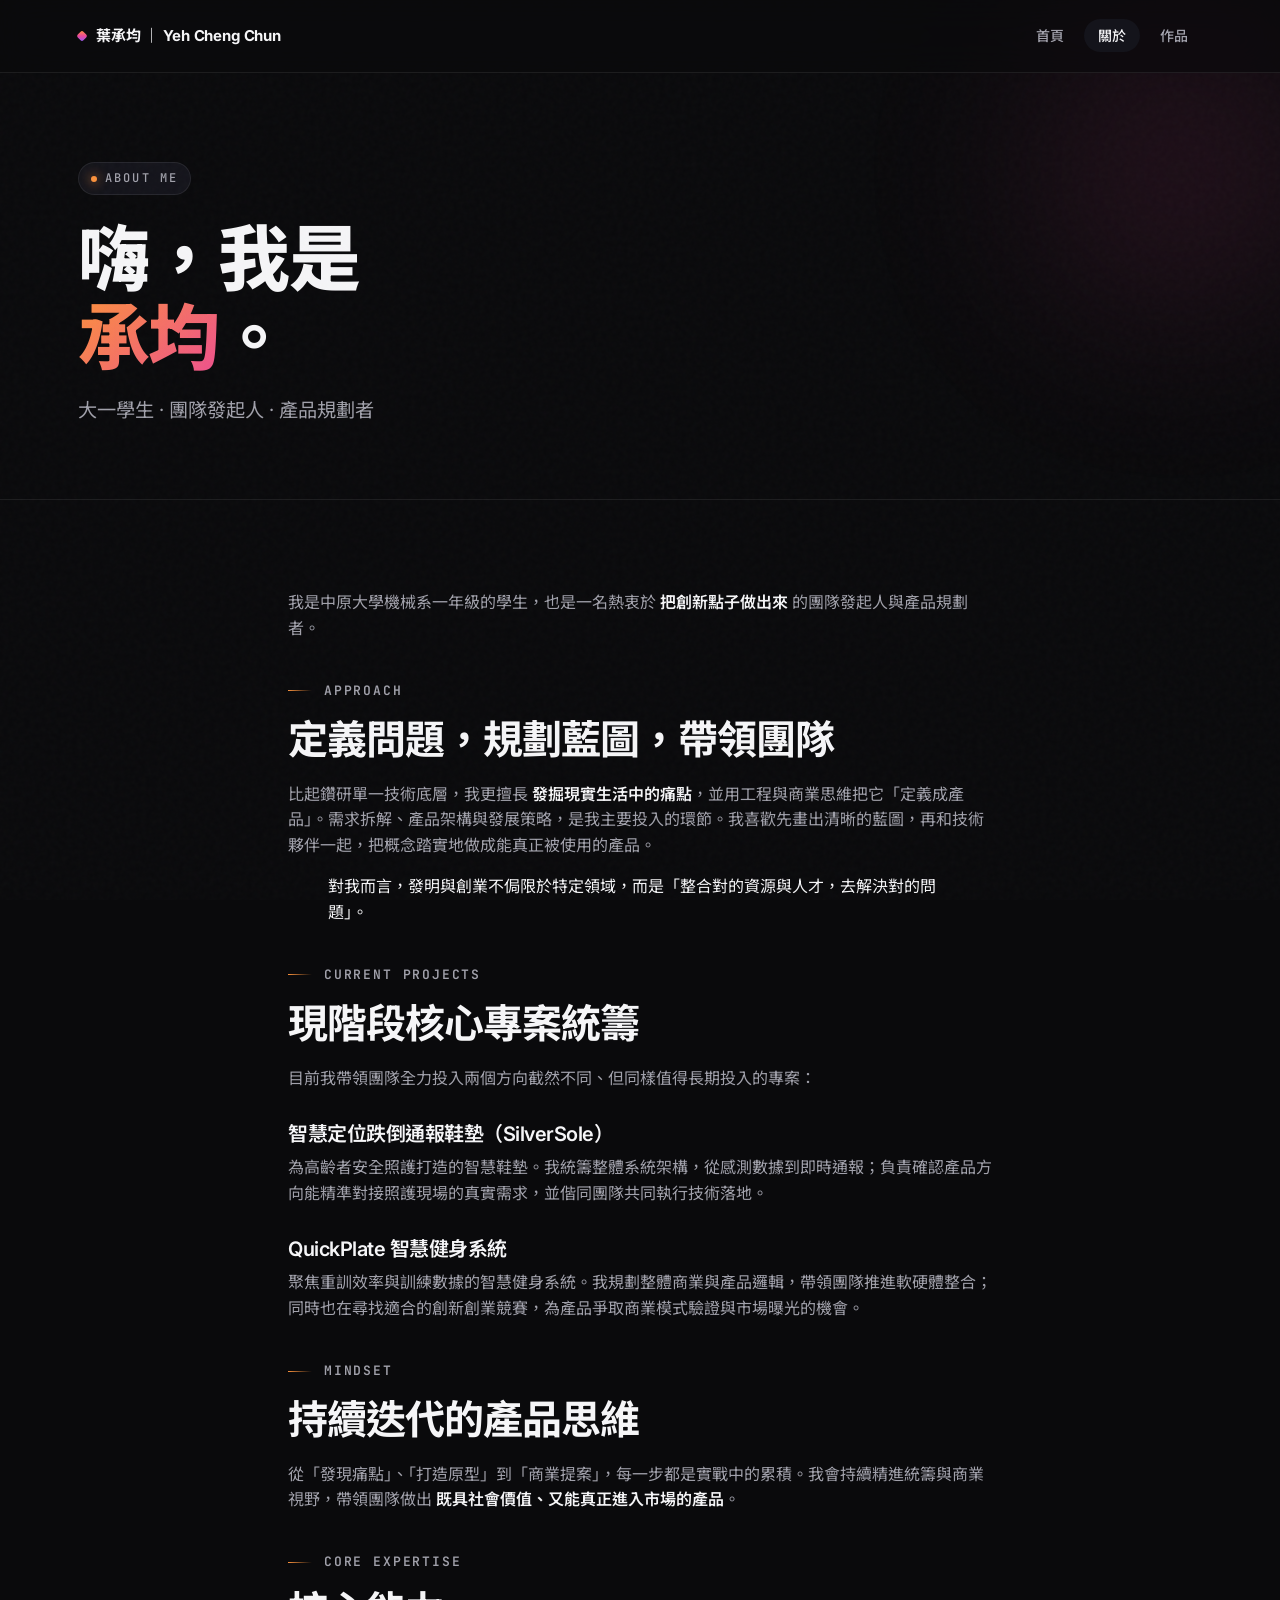
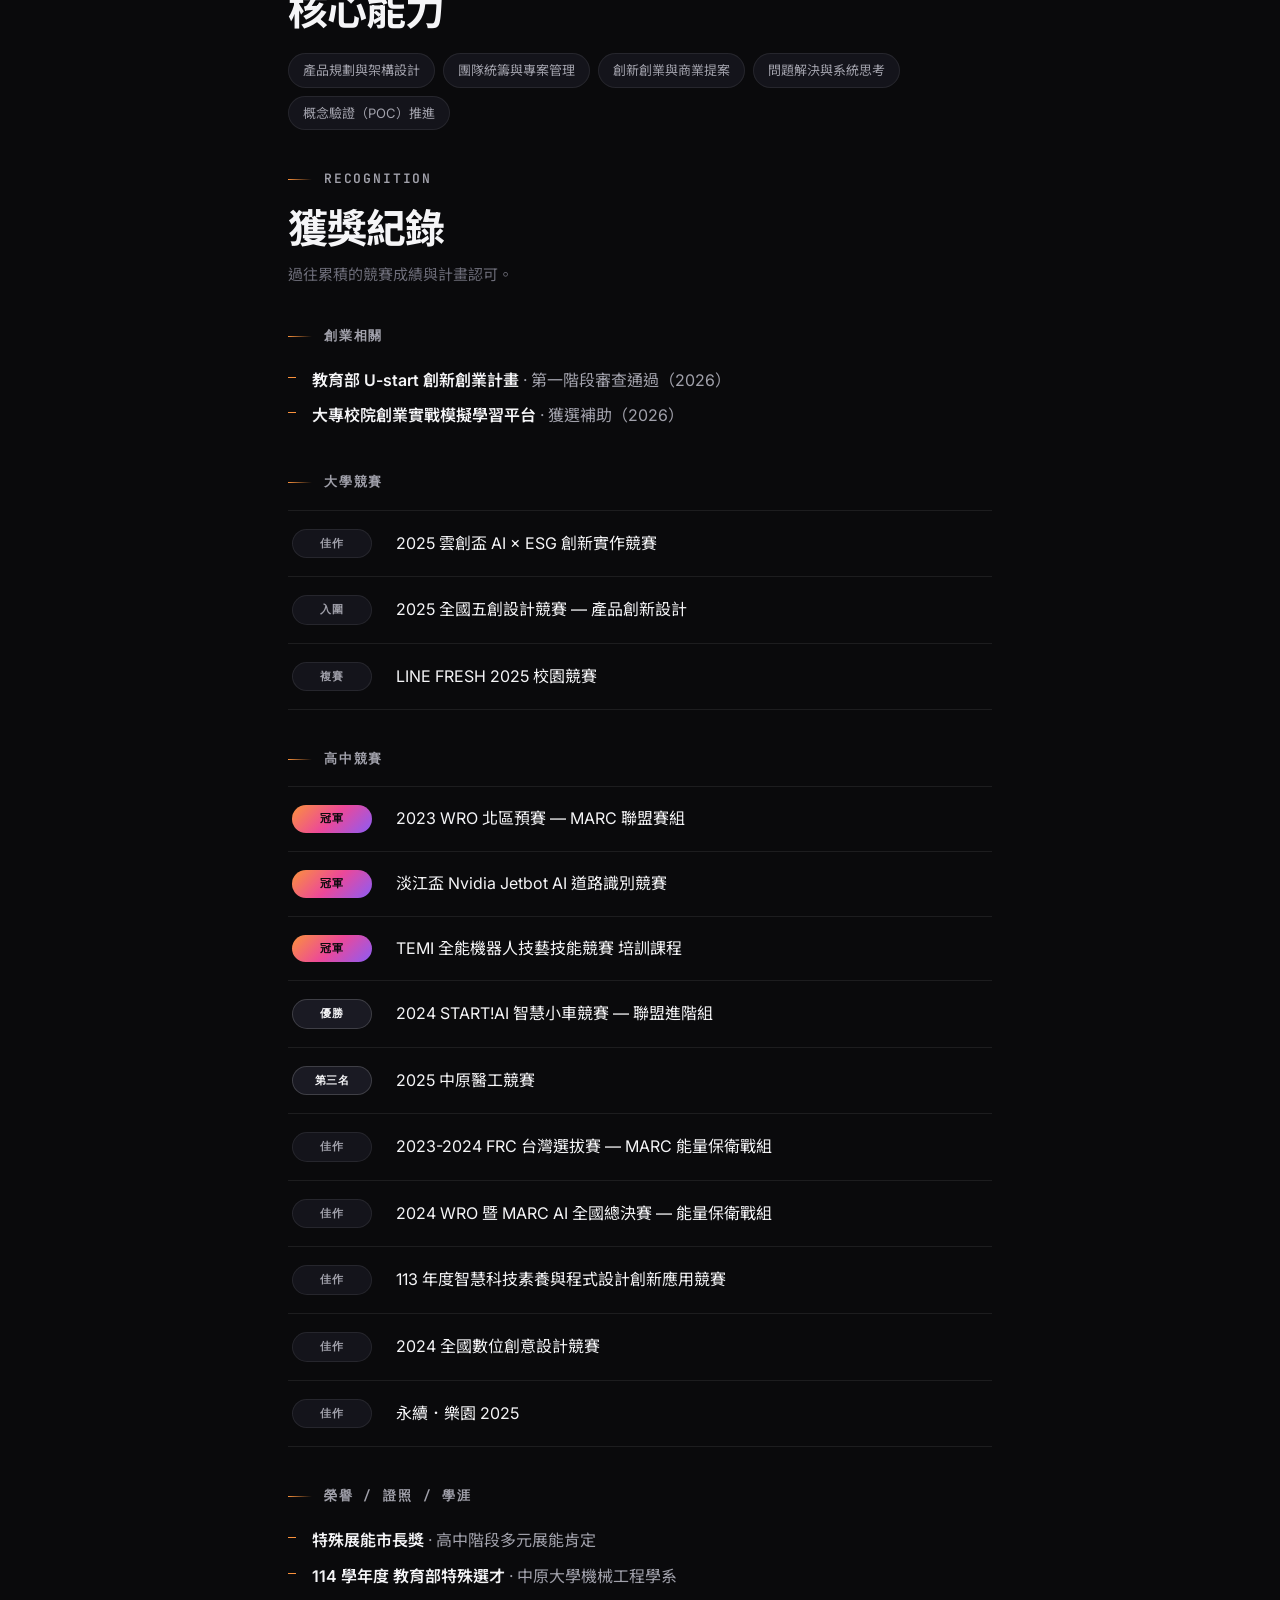
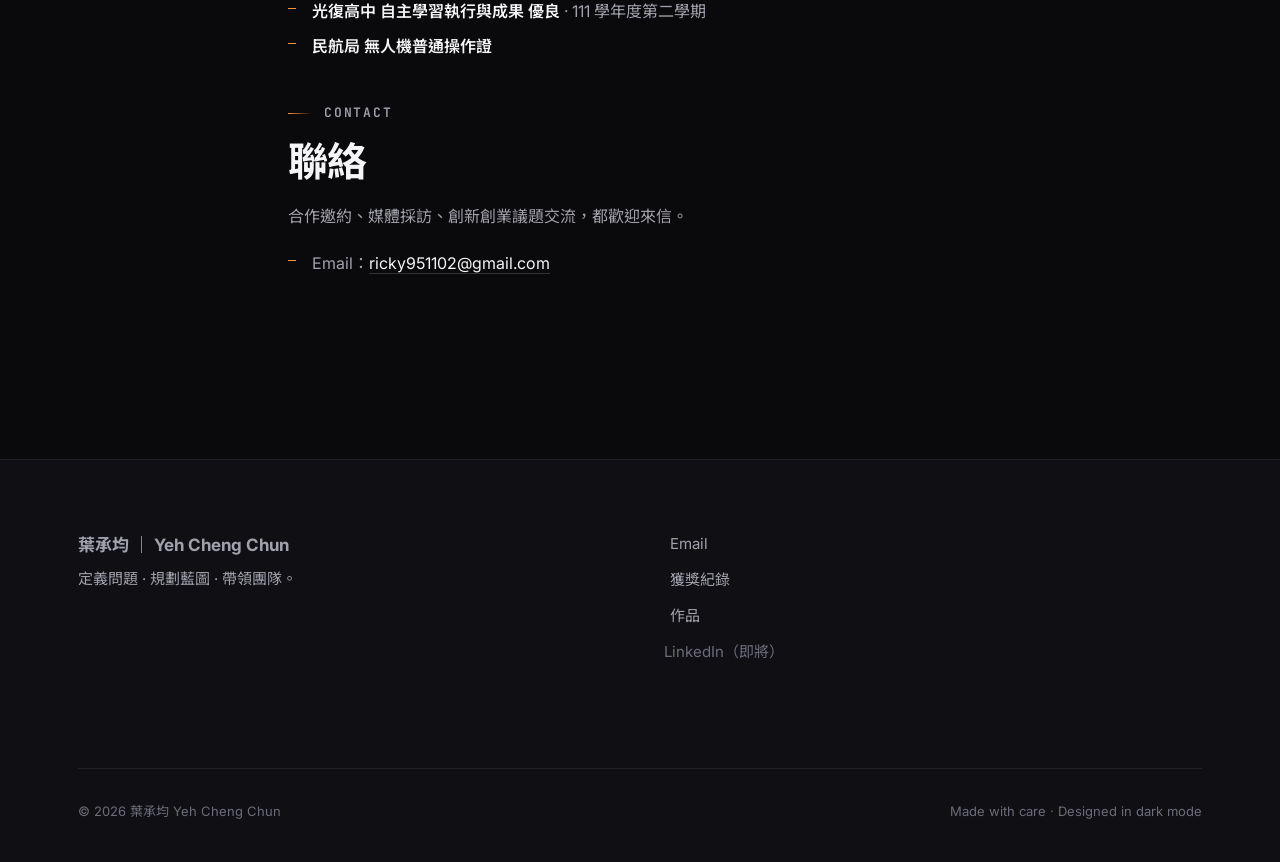
<file: about.html>
<!DOCTYPE html>
<html lang="zh-Hant">
<head>
  <meta charset="UTF-8" />
  <meta name="viewport" content="width=device-width, initial-scale=1.0" />
  <meta name="description" content="葉承均 Yeh Cheng Chun — 大一學生、團隊發起人、產品規劃者。定義問題、規劃藍圖、帶領團隊。" />
  <meta name="theme-color" content="#0a0a0c" />
  <title>About · 葉承均 Yeh Cheng Chun</title>
  <link rel="preconnect" href="https://fonts.googleapis.com" />
  <link rel="preconnect" href="https://fonts.gstatic.com" crossorigin />
  <link href="https://fonts.googleapis.com/css2?family=Inter:wght@400;500;600;700;800;900&family=JetBrains+Mono:wght@400;500;600&family=Noto+Sans+TC:wght@400;500;700;900&display=swap" rel="stylesheet" />
  <link rel="stylesheet" href="css/style.css" />
</head>
<body>
  <header class="site-header">
    <div class="container header-inner">
      <a href="index.html" class="brand">葉承均 ｜ Yeh Cheng Chun</a>
      <nav class="site-nav" aria-label="主導覽">
        <button class="nav-toggle" aria-expanded="false" aria-controls="primary-nav">
          <span class="sr-only">開啟選單</span>
          <span class="hamburger"></span>
        </button>
        <ul id="primary-nav" class="nav-list">
          <li><a href="index.html">首頁</a></li>
          <li><a href="about.html" class="active">關於</a></li>
          <li><a href="portfolio.html">作品</a></li>
        </ul>
      </nav>
    </div>
  </header>

  <main>
    <section class="page-hero">
      <div class="container">
        <span class="eyebrow">About Me</span>
        <h1 class="reveal">嗨，我是<br /><span class="gradient-text">承均</span>。</h1>
        <p class="lead reveal">大一學生 · 團隊發起人 · 產品規劃者</p>
      </div>
    </section>

    <section class="section">
      <div class="container narrow">
        <p class="reveal">
          我是中原大學機械系一年級的學生，也是一名熱衷於 <strong>把創新點子做出來</strong> 的團隊發起人與產品規劃者。
        </p>

        <p class="sub-h reveal">Approach</p>
        <h2 class="reveal" style="margin-top:0">定義問題，規劃藍圖，帶領團隊</h2>
        <p class="reveal">
          比起鑽研單一技術底層，我更擅長 <strong>發掘現實生活中的痛點</strong>，並用工程與商業思維把它「定義成產品」。需求拆解、產品架構與發展策略，是我主要投入的環節。我喜歡先畫出清晰的藍圖，再和技術夥伴一起，把概念踏實地做成能真正被使用的產品。
        </p>
        <blockquote class="reveal">
          對我而言，發明與創業不侷限於特定領域，而是「整合對的資源與人才，去解決對的問題」。
        </blockquote>

        <p class="sub-h reveal">Current Projects</p>
        <h2 class="reveal" style="margin-top:0">現階段核心專案統籌</h2>
        <p class="reveal">目前我帶領團隊全力投入兩個方向截然不同、但同樣值得長期投入的專案：</p>

        <div class="reveal" style="margin: 2em 0;">
          <h3 style="font-size: 1.25rem; margin-bottom: 0.5em;">智慧定位跌倒通報鞋墊（SilverSole）</h3>
          <p style="margin: 0;">為高齡者安全照護打造的智慧鞋墊。我統籌整體系統架構，從感測數據到即時通報；負責確認產品方向能精準對接照護現場的真實需求，並偕同團隊共同執行技術落地。</p>
        </div>

        <div class="reveal" style="margin: 2em 0;">
          <h3 style="font-size: 1.25rem; margin-bottom: 0.5em;">QuickPlate 智慧健身系統</h3>
          <p style="margin: 0;">聚焦重訓效率與訓練數據的智慧健身系統。我規劃整體商業與產品邏輯，帶領團隊推進軟硬體整合；同時也在尋找適合的創新創業競賽，為產品爭取商業模式驗證與市場曝光的機會。</p>
        </div>

        <p class="sub-h reveal">Mindset</p>
        <h2 class="reveal" style="margin-top:0">持續迭代的產品思維</h2>
        <p class="reveal">
          從「發現痛點」、「打造原型」到「商業提案」，每一步都是實戰中的累積。我會持續精進統籌與商業視野，帶領團隊做出 <strong>既具社會價值、又能真正進入市場的產品</strong>。
        </p>

        <p class="sub-h reveal">Core Expertise</p>
        <h2 class="reveal" style="margin-top:0">核心能力</h2>
        <div class="tags reveal">
          <span class="tag">產品規劃與架構設計</span>
          <span class="tag">團隊統籌與專案管理</span>
          <span class="tag">創新創業與商業提案</span>
          <span class="tag">問題解決與系統思考</span>
          <span class="tag">概念驗證（POC）推進</span>
        </div>

        <p class="sub-h reveal" id="awards">Recognition</p>
        <h2 class="reveal" style="margin-top:0">獲獎紀錄</h2>
        <p class="muted-note reveal">過往累積的競賽成績與計畫認可。</p>

        <p class="sub-h reveal">創業相關</p>
        <ul class="bullet-list reveal">
          <li><strong>教育部 U-start 創新創業計畫</strong> · 第一階段審查通過（2026）</li>
          <li><strong>大專校院創業實戰模擬學習平台</strong> · 獲選補助（2026）</li>
        </ul>

        <p class="sub-h reveal">大學競賽</p>
        <ul class="award-list reveal">
          <li>
            <span class="award-rank rank-honor">佳作</span>
            <span>2025 雲創盃 AI × ESG 創新實作競賽</span>
          </li>
          <li>
            <span class="award-rank">入圍</span>
            <span>2025 全國五創設計競賽 — 產品創新設計</span>
          </li>
          <li>
            <span class="award-rank">複賽</span>
            <span>LINE FRESH 2025 校園競賽</span>
          </li>
        </ul>

        <p class="sub-h reveal">高中競賽</p>
        <ul class="award-list reveal">
          <li>
            <span class="award-rank rank-gold">冠軍</span>
            <span>2023 WRO 北區預賽 — MARC 聯盟賽組</span>
          </li>
          <li>
            <span class="award-rank rank-gold">冠軍</span>
            <span>淡江盃 Nvidia Jetbot AI 道路識別競賽</span>
          </li>
          <li>
            <span class="award-rank rank-gold">冠軍</span>
            <span>TEMI 全能機器人技藝技能競賽 培訓課程</span>
          </li>
          <li>
            <span class="award-rank rank-silver">優勝</span>
            <span>2024 START!AI 智慧小車競賽 — 聯盟進階組</span>
          </li>
          <li>
            <span class="award-rank rank-silver">第三名</span>
            <span>2025 中原醫工競賽</span>
          </li>
          <li>
            <span class="award-rank rank-honor">佳作</span>
            <span>2023-2024 FRC 台灣選拔賽 — MARC 能量保衛戰組</span>
          </li>
          <li>
            <span class="award-rank rank-honor">佳作</span>
            <span>2024 WRO 暨 MARC AI 全國總決賽 — 能量保衛戰組</span>
          </li>
          <li>
            <span class="award-rank rank-honor">佳作</span>
            <span>113 年度智慧科技素養與程式設計創新應用競賽</span>
          </li>
          <li>
            <span class="award-rank rank-honor">佳作</span>
            <span>2024 全國數位創意設計競賽</span>
          </li>
          <li>
            <span class="award-rank rank-honor">佳作</span>
            <span>永續．樂園 2025</span>
          </li>
        </ul>

        <p class="sub-h reveal">榮譽 / 證照 / 學涯</p>
        <ul class="bullet-list reveal">
          <li><strong>特殊展能市長獎</strong> · 高中階段多元展能肯定</li>
          <li><strong>114 學年度 教育部特殊選才</strong> · 中原大學機械工程學系</li>
          <li><strong>光復高中 自主學習執行與成果 優良</strong> · 111 學年度第二學期</li>
          <li><strong>民航局 無人機普通操作證</strong></li>
        </ul>

        <p class="sub-h reveal">Contact</p>
        <h2 class="reveal" style="margin-top:0">聯絡</h2>
        <p class="reveal">合作邀約、媒體採訪、創新創業議題交流，都歡迎來信。</p>
        <ul class="bullet-list reveal">
          <li>Email：<a href="mailto:ricky951102@gmail.com" style="color:var(--text);border-bottom:1px solid var(--border-strong)">ricky951102@gmail.com</a></li>
        </ul>
      </div>
    </section>
  </main>

  <footer class="site-footer">
    <div class="container footer-inner">
      <div>
        <p class="footer-brand">葉承均 ｜ Yeh Cheng Chun</p>
        <p class="footer-desc">定義問題 · 規劃藍圖 · 帶領團隊。</p>
      </div>
      <div class="footer-links">
        <a href="mailto:ricky951102@gmail.com">Email</a>
        <a href="about.html#awards">獲獎紀錄</a>
        <a href="portfolio.html">作品</a>
        <span class="footer-soon">LinkedIn（即將）</span>
      </div>
      <p class="footer-copy">
        <span>© <span id="year">2026</span> 葉承均 Yeh Cheng Chun</span>
        <span>Made with care · Designed in dark mode</span>
      </p>
    </div>
  </footer>

  <script src="js/main.js"></script>
</body>
</html>
</file>
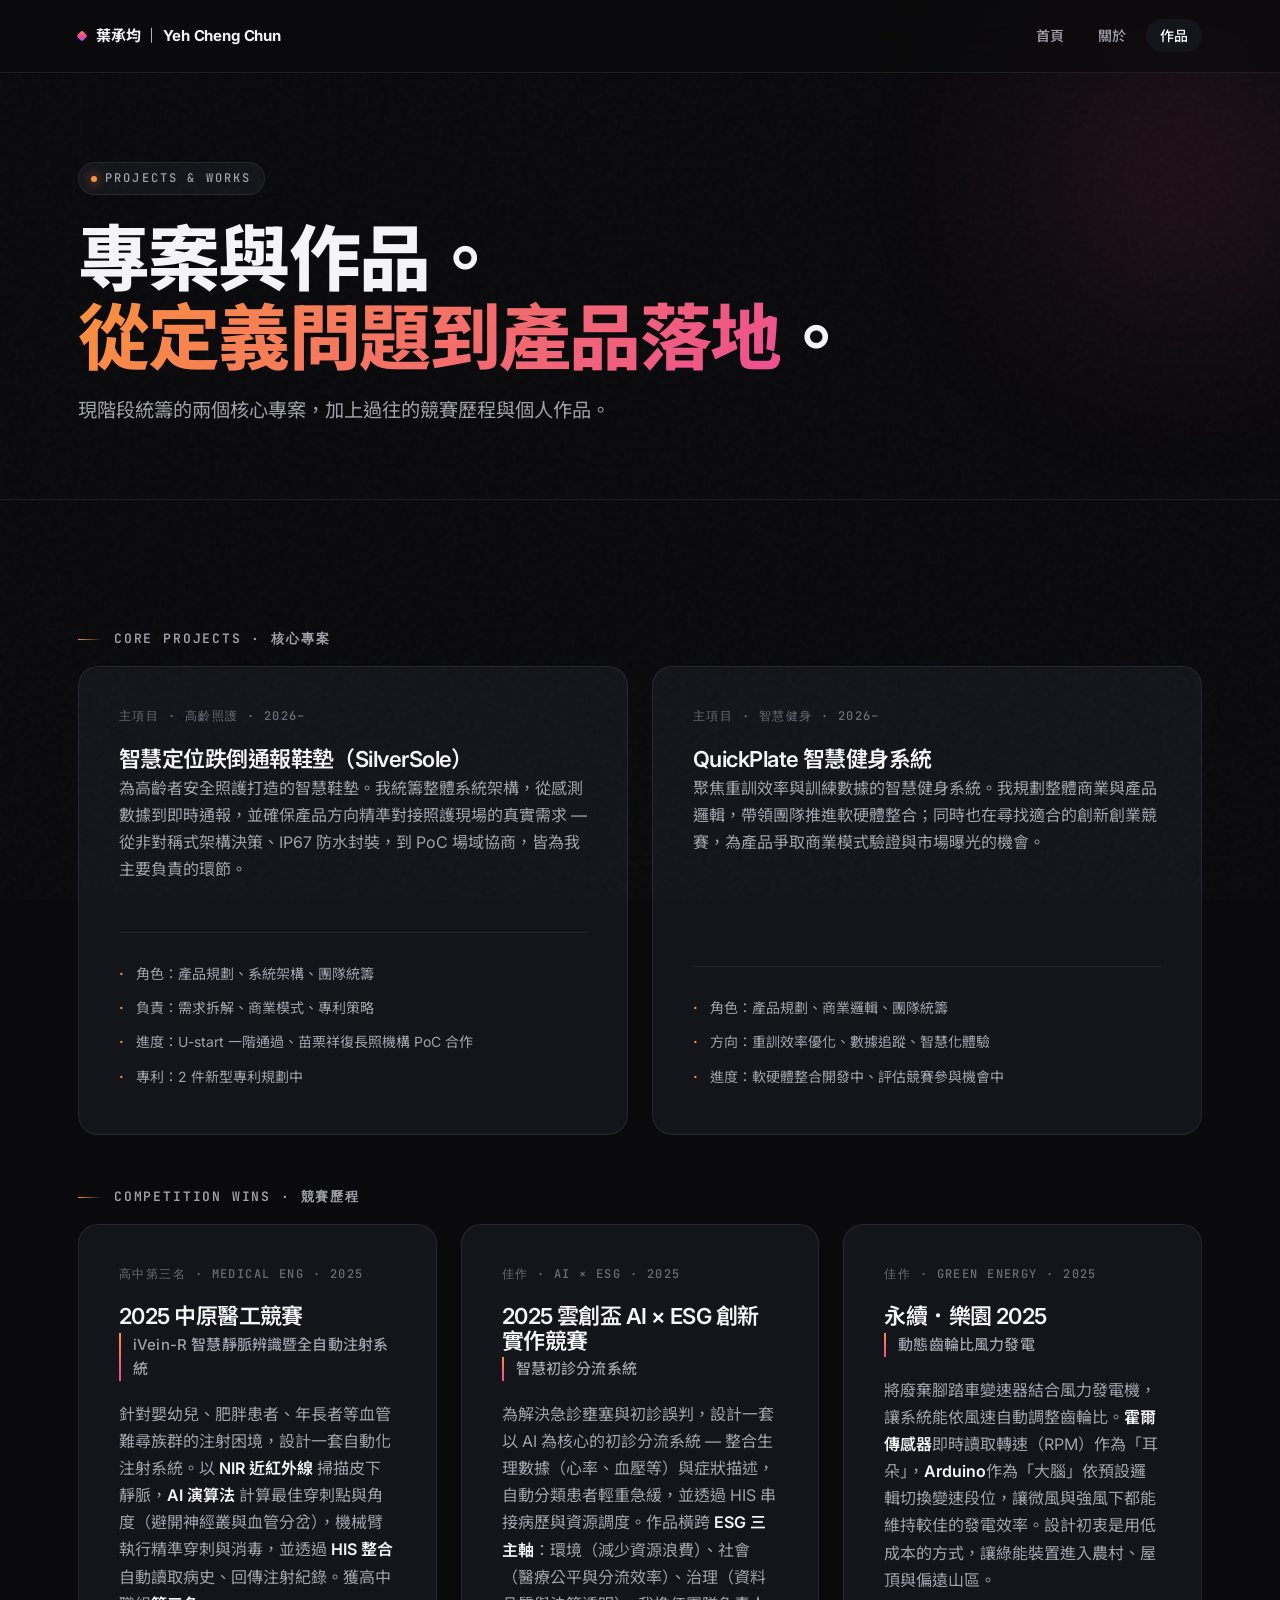
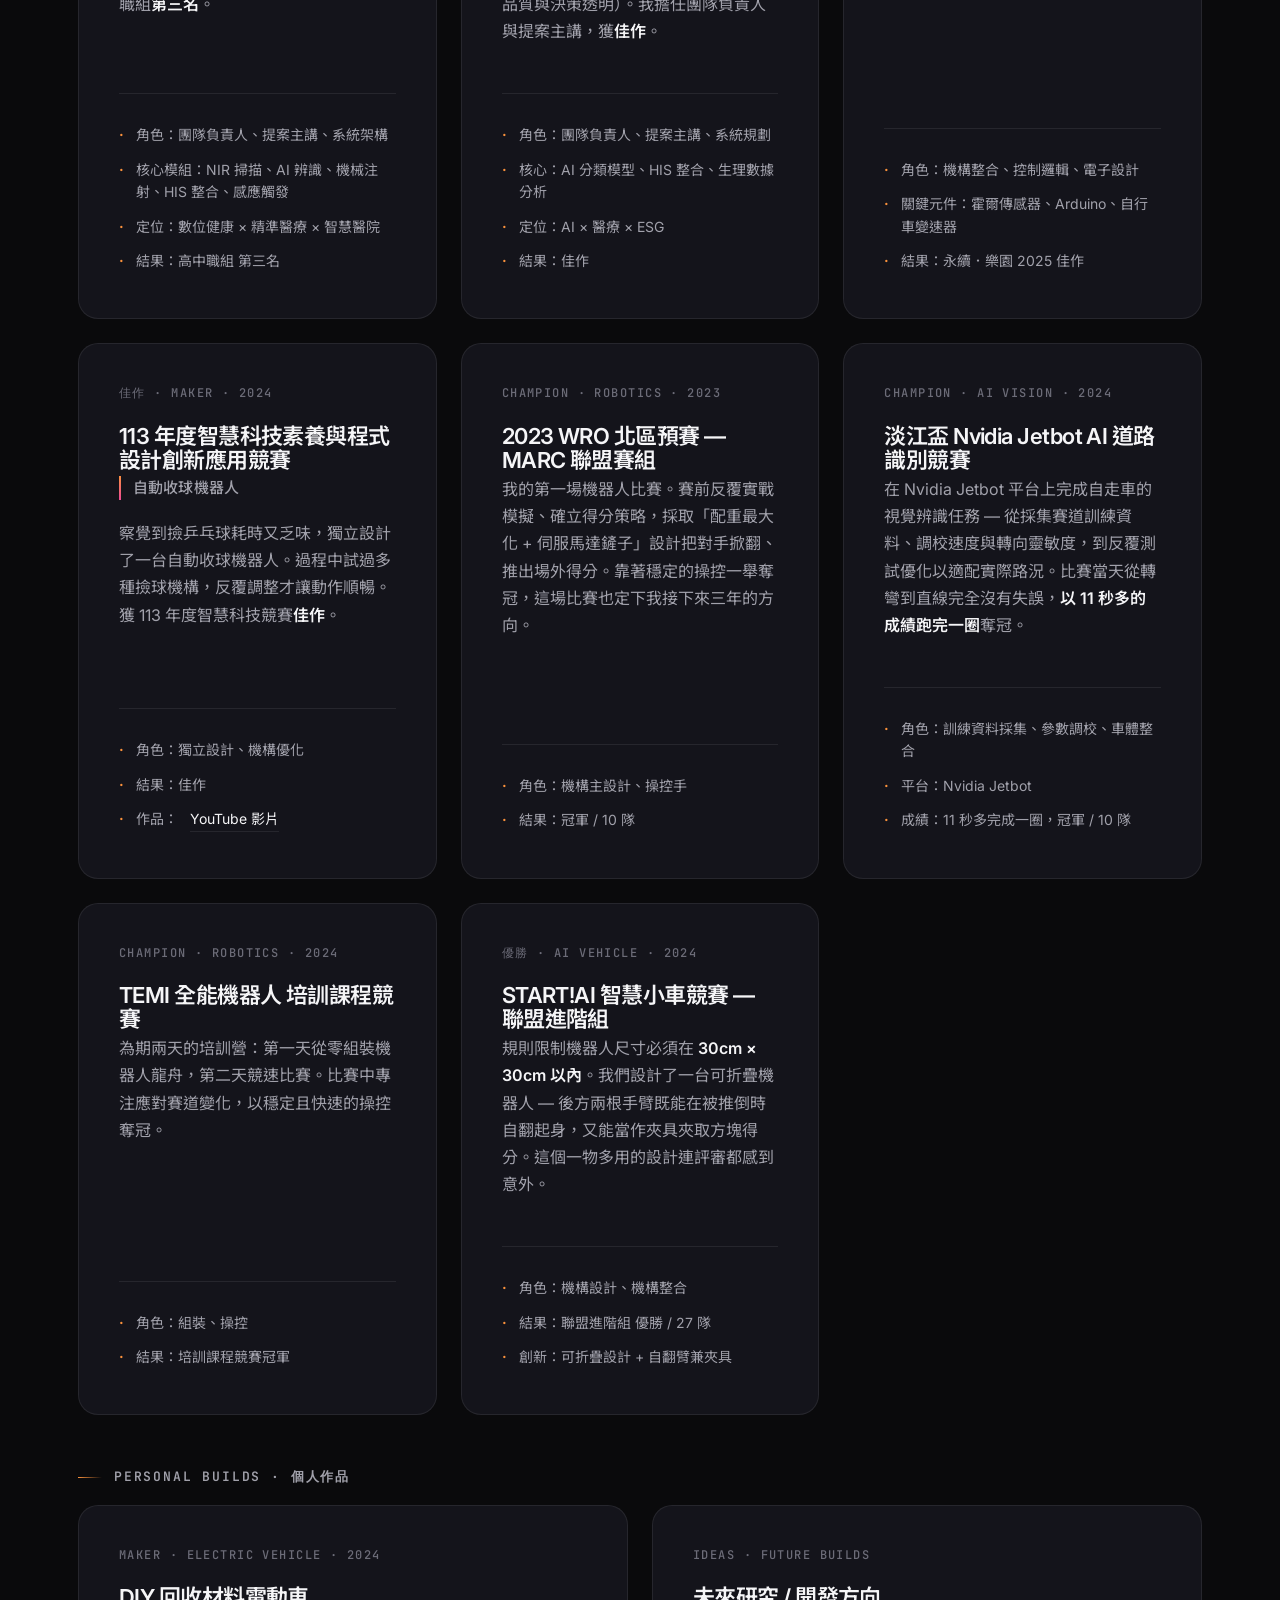
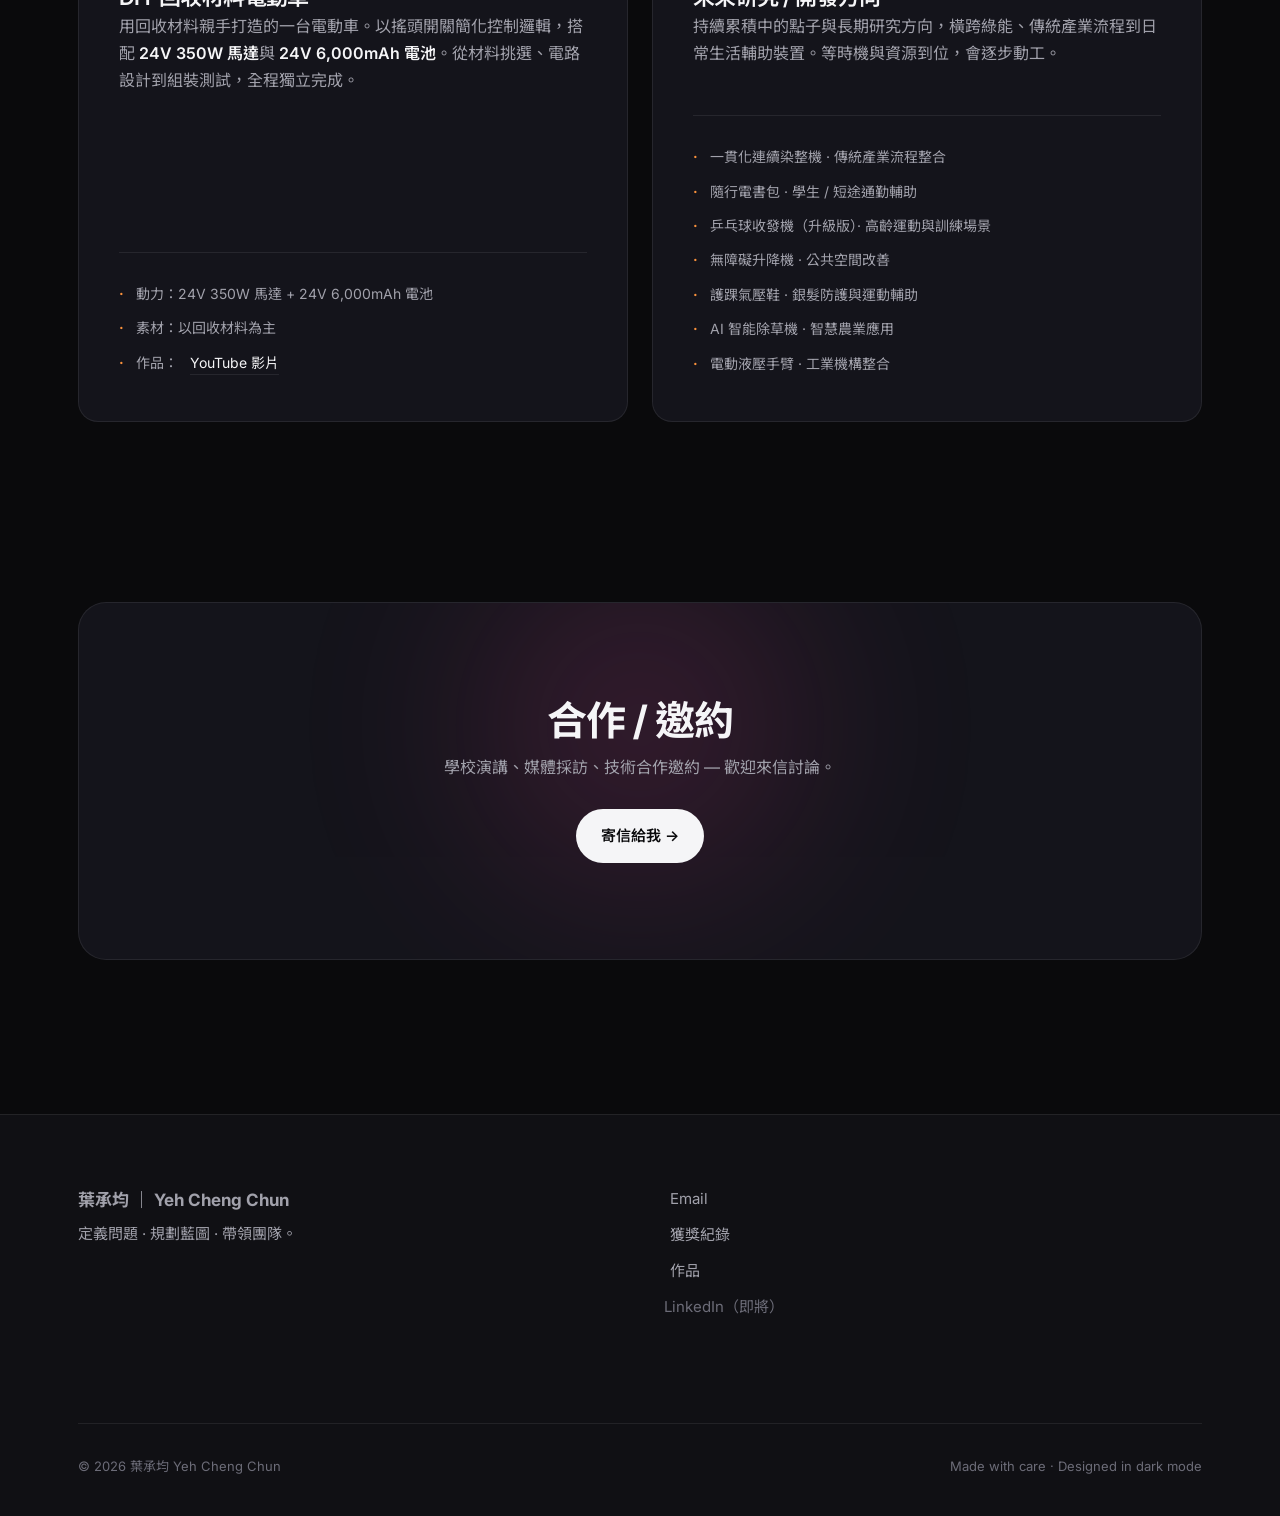
<file: portfolio.html>
<!DOCTYPE html>
<html lang="zh-Hant">
<head>
  <meta charset="UTF-8" />
  <meta name="viewport" content="width=device-width, initial-scale=1.0" />
  <meta name="description" content="葉承均作品集 — SilverSole 智慧鞋墊、QuickPlate 智慧健身系統、機器人競賽冠軍作品。" />
  <meta name="theme-color" content="#0a0a0c" />
  <title>Projects · 葉承均 Yeh Cheng Chun</title>
  <link rel="preconnect" href="https://fonts.googleapis.com" />
  <link rel="preconnect" href="https://fonts.gstatic.com" crossorigin />
  <link href="https://fonts.googleapis.com/css2?family=Inter:wght@400;500;600;700;800;900&family=JetBrains+Mono:wght@400;500;600&family=Noto+Sans+TC:wght@400;500;700;900&display=swap" rel="stylesheet" />
  <link rel="stylesheet" href="css/style.css" />
</head>
<body>
  <header class="site-header">
    <div class="container header-inner">
      <a href="index.html" class="brand">葉承均 ｜ Yeh Cheng Chun</a>
      <nav class="site-nav" aria-label="主導覽">
        <button class="nav-toggle" aria-expanded="false" aria-controls="primary-nav">
          <span class="sr-only">開啟選單</span>
          <span class="hamburger"></span>
        </button>
        <ul id="primary-nav" class="nav-list">
          <li><a href="index.html">首頁</a></li>
          <li><a href="about.html">關於</a></li>
          <li><a href="portfolio.html" class="active">作品</a></li>
        </ul>
      </nav>
    </div>
  </header>

  <main>
    <section class="page-hero">
      <div class="container">
        <span class="eyebrow">Projects & Works</span>
        <h1 class="reveal">專案與作品。<br /><span class="gradient-text">從定義問題到產品落地</span>。</h1>
        <p class="lead reveal">現階段統籌的兩個核心專案，加上過往的競賽歷程與個人作品。</p>
      </div>
    </section>

    <section class="section">
      <div class="container">

        <p class="sub-h reveal">Core Projects · 核心專案</p>
        <div class="grid grid-2">

          <article class="card card-lg reveal" id="silversole">
            <p class="card-tag">主項目 · 高齡照護 · 2026–</p>
            <h3 class="card-title">智慧定位跌倒通報鞋墊（SilverSole）</h3>
            <p class="card-desc">
              為高齡者安全照護打造的智慧鞋墊。我統籌整體系統架構，從感測數據到即時通報，並確保產品方向精準對接照護現場的真實需求 — 從非對稱式架構決策、IP67 防水封裝，到 PoC 場域協商，皆為我主要負責的環節。
            </p>
            <ul class="card-meta">
              <li>角色：產品規劃、系統架構、團隊統籌</li>
              <li>負責：需求拆解、商業模式、專利策略</li>
              <li>進度：U-start 一階通過、苗栗祥復長照機構 PoC 合作</li>
              <li>專利：2 件新型專利規劃中</li>
            </ul>
          </article>

          <article class="card card-lg reveal" id="quickplate">
            <p class="card-tag">主項目 · 智慧健身 · 2026–</p>
            <h3 class="card-title">QuickPlate 智慧健身系統</h3>
            <p class="card-desc">
              聚焦重訓效率與訓練數據的智慧健身系統。我規劃整體商業與產品邏輯，帶領團隊推進軟硬體整合；同時也在尋找適合的創新創業競賽，為產品爭取商業模式驗證與市場曝光的機會。
            </p>
            <ul class="card-meta">
              <li>角色：產品規劃、商業邏輯、團隊統籌</li>
              <li>方向：重訓效率優化、數據追蹤、智慧化體驗</li>
              <li>進度：軟硬體整合開發中、評估競賽參與機會中</li>
            </ul>
          </article>

        </div>

        <p class="sub-h reveal" style="margin-top:4em;">Competition Wins · 競賽歷程</p>
        <div class="grid grid-2">

          <article class="card card-lg reveal">
            <p class="card-tag">高中第三名 · Medical Eng · 2025</p>
            <h3 class="card-title">2025 中原醫工競賽</h3>
            <p class="card-subtitle">iVein-R 智慧靜脈辨識暨全自動注射系統</p>
            <p class="card-desc">
              針對嬰幼兒、肥胖患者、年長者等血管難尋族群的注射困境，設計一套自動化注射系統。以 <strong>NIR 近紅外線</strong> 掃描皮下靜脈，<strong>AI 演算法</strong> 計算最佳穿刺點與角度（避開神經叢與血管分岔），機械臂執行精準穿刺與消毒，並透過 <strong>HIS 整合</strong> 自動讀取病史、回傳注射紀錄。獲高中職組<strong>第三名</strong>。
            </p>
            <ul class="card-meta">
              <li>角色：團隊負責人、提案主講、系統架構</li>
              <li>核心模組：NIR 掃描、AI 辨識、機械注射、HIS 整合、感應觸發</li>
              <li>定位：數位健康 × 精準醫療 × 智慧醫院</li>
              <li>結果：高中職組 第三名</li>
            </ul>
          </article>

          <article class="card card-lg reveal">
            <p class="card-tag">佳作 · AI × ESG · 2025</p>
            <h3 class="card-title">2025 雲創盃 AI × ESG 創新實作競賽</h3>
            <p class="card-subtitle">智慧初診分流系統</p>
            <p class="card-desc">
              為解決急診壅塞與初診誤判，設計一套以 AI 為核心的初診分流系統 — 整合生理數據（心率、血壓等）與症狀描述，自動分類患者輕重急緩，並透過 HIS 串接病歷與資源調度。作品橫跨 <strong>ESG 三主軸</strong>：環境（減少資源浪費）、社會（醫療公平與分流效率）、治理（資料品質與決策透明）。我擔任團隊負責人與提案主講，獲<strong>佳作</strong>。
            </p>
            <ul class="card-meta">
              <li>角色：團隊負責人、提案主講、系統規劃</li>
              <li>核心：AI 分類模型、HIS 整合、生理數據分析</li>
              <li>定位：AI × 醫療 × ESG</li>
              <li>結果：佳作</li>
            </ul>
          </article>

          <article class="card card-lg reveal">
            <p class="card-tag">佳作 · Green Energy · 2025</p>
            <h3 class="card-title">永續．樂園 2025</h3>
            <p class="card-subtitle">動態齒輪比風力發電</p>
            <p class="card-desc">
              將廢棄腳踏車變速器結合風力發電機，讓系統能依風速自動調整齒輪比。<strong>霍爾傳感器</strong>即時讀取轉速（RPM）作為「耳朵」，<strong>Arduino</strong>作為「大腦」依預設邏輯切換變速段位，讓微風與強風下都能維持較佳的發電效率。設計初衷是用低成本的方式，讓綠能裝置進入農村、屋頂與偏遠山區。
            </p>
            <ul class="card-meta">
              <li>角色：機構整合、控制邏輯、電子設計</li>
              <li>關鍵元件：霍爾傳感器、Arduino、自行車變速器</li>
              <li>結果：永續．樂園 2025 佳作</li>
            </ul>
          </article>

          <article class="card card-lg reveal">
            <p class="card-tag">佳作 · Maker · 2024</p>
            <h3 class="card-title">113 年度智慧科技素養與程式設計創新應用競賽</h3>
            <p class="card-subtitle">自動收球機器人</p>
            <p class="card-desc">
              察覺到撿乒乓球耗時又乏味，獨立設計了一台自動收球機器人。過程中試過多種撿球機構，反覆調整才讓動作順暢。獲 113 年度智慧科技競賽<strong>佳作</strong>。
            </p>
            <ul class="card-meta">
              <li>角色：獨立設計、機構優化</li>
              <li>結果：佳作</li>
              <li>作品：<a href="https://youtu.be/MKEvkdtt1Q4" target="_blank" rel="noopener">YouTube 影片</a></li>
            </ul>
          </article>

          <article class="card card-lg reveal">
            <p class="card-tag">Champion · Robotics · 2023</p>
            <h3 class="card-title">2023 WRO 北區預賽 — MARC 聯盟賽組</h3>
            <p class="card-desc">
              我的第一場機器人比賽。賽前反覆實戰模擬、確立得分策略，採取「配重最大化 + 伺服馬達鏟子」設計把對手掀翻、推出場外得分。靠著穩定的操控一舉奪冠，這場比賽也定下我接下來三年的方向。
            </p>
            <ul class="card-meta">
              <li>角色：機構主設計、操控手</li>
              <li>結果：冠軍 / 10 隊</li>
            </ul>
          </article>

          <article class="card card-lg reveal">
            <p class="card-tag">Champion · AI Vision · 2024</p>
            <h3 class="card-title">淡江盃 Nvidia Jetbot AI 道路識別競賽</h3>
            <p class="card-desc">
              在 Nvidia Jetbot 平台上完成自走車的視覺辨識任務 — 從採集賽道訓練資料、調校速度與轉向靈敏度，到反覆測試優化以適配實際路況。比賽當天從轉彎到直線完全沒有失誤，<strong>以 11 秒多的成績跑完一圈</strong>奪冠。
            </p>
            <ul class="card-meta">
              <li>角色：訓練資料採集、參數調校、車體整合</li>
              <li>平台：Nvidia Jetbot</li>
              <li>成績：11 秒多完成一圈，冠軍 / 10 隊</li>
            </ul>
          </article>

          <article class="card card-lg reveal">
            <p class="card-tag">Champion · Robotics · 2024</p>
            <h3 class="card-title">TEMI 全能機器人 培訓課程競賽</h3>
            <p class="card-desc">
              為期兩天的培訓營：第一天從零組裝機器人龍舟，第二天競速比賽。比賽中專注應對賽道變化，以穩定且快速的操控奪冠。
            </p>
            <ul class="card-meta">
              <li>角色：組裝、操控</li>
              <li>結果：培訓課程競賽冠軍</li>
            </ul>
          </article>

          <article class="card card-lg reveal">
            <p class="card-tag">優勝 · AI Vehicle · 2024</p>
            <h3 class="card-title">START!AI 智慧小車競賽 — 聯盟進階組</h3>
            <p class="card-desc">
              規則限制機器人尺寸必須在 <strong>30cm × 30cm 以內</strong>。我們設計了一台可折疊機器人 — 後方兩根手臂既能在被推倒時自翻起身，又能當作夾具夾取方塊得分。這個一物多用的設計連評審都感到意外。
            </p>
            <ul class="card-meta">
              <li>角色：機構設計、機構整合</li>
              <li>結果：聯盟進階組 優勝 / 27 隊</li>
              <li>創新：可折疊設計 + 自翻臂兼夾具</li>
            </ul>
          </article>

        </div>

        <p class="sub-h reveal" style="margin-top:4em;">Personal Builds · 個人作品</p>
        <div class="grid grid-2">

          <article class="card card-lg reveal">
            <p class="card-tag">Maker · Electric Vehicle · 2024</p>
            <h3 class="card-title">DIY 回收材料電動車</h3>
            <p class="card-desc">
              用回收材料親手打造的一台電動車。以搖頭開關簡化控制邏輯，搭配 <strong>24V 350W 馬達</strong>與 <strong>24V 6,000mAh 電池</strong>。從材料挑選、電路設計到組裝測試，全程獨立完成。
            </p>
            <ul class="card-meta">
              <li>動力：24V 350W 馬達 + 24V 6,000mAh 電池</li>
              <li>素材：以回收材料為主</li>
              <li>作品：<a href="https://youtu.be/P7YeyHo8tRw" target="_blank" rel="noopener">YouTube 影片</a></li>
            </ul>
          </article>

          <article class="card card-lg reveal">
            <p class="card-tag">Ideas · Future Builds</p>
            <h3 class="card-title">未來研究 / 開發方向</h3>
            <p class="card-desc">
              持續累積中的點子與長期研究方向，橫跨綠能、傳統產業流程到日常生活輔助裝置。等時機與資源到位，會逐步動工。
            </p>
            <ul class="card-meta">
              <li>一貫化連續染整機 · 傳統產業流程整合</li>
              <li>隨行電書包 · 學生 / 短途通勤輔助</li>
              <li>乒乓球收發機（升級版）· 高齡運動與訓練場景</li>
              <li>無障礙升降機 · 公共空間改善</li>
              <li>護踝氣壓鞋 · 銀髮防護與運動輔助</li>
              <li>AI 智能除草機 · 智慧農業應用</li>
              <li>電動液壓手臂 · 工業機構整合</li>
            </ul>
          </article>

        </div>
      </div>
    </section>

    <section class="section cta-section">
      <div class="container">
        <div class="cta-card reveal">
          <h2>合作 / 邀約</h2>
          <p>學校演講、媒體採訪、技術合作邀約 — 歡迎來信討論。</p>
          <a href="mailto:ricky951102@gmail.com" class="btn btn-primary"><span>寄信給我 →</span></a>
        </div>
      </div>
    </section>
  </main>

  <footer class="site-footer">
    <div class="container footer-inner">
      <div>
        <p class="footer-brand">葉承均 ｜ Yeh Cheng Chun</p>
        <p class="footer-desc">定義問題 · 規劃藍圖 · 帶領團隊。</p>
      </div>
      <div class="footer-links">
        <a href="mailto:ricky951102@gmail.com">Email</a>
        <a href="about.html#awards">獲獎紀錄</a>
        <a href="portfolio.html">作品</a>
        <span class="footer-soon">LinkedIn（即將）</span>
      </div>
      <p class="footer-copy">
        <span>© <span id="year">2026</span> 葉承均 Yeh Cheng Chun</span>
        <span>Made with care · Designed in dark mode</span>
      </p>
    </div>
  </footer>

  <script src="js/main.js"></script>
</body>
</html>
</file>
<file: css/style.css>
/* =====================================================
   葉承均 Yeh Cheng Chun · Personal Site
   Design system v2 — dark, editorial, gradient accents
   ===================================================== */

/* ---------- Reset ---------- */
*, *::before, *::after { box-sizing: border-box; }
html { -webkit-text-size-adjust: 100%; -webkit-font-smoothing: antialiased; -moz-osx-font-smoothing: grayscale; scroll-behavior: smooth; }
[id] { scroll-margin-top: 88px; }
body { margin: 0; min-height: 100vh; }
img, svg { max-width: 100%; display: block; }
button { font: inherit; cursor: pointer; background: none; border: 0; color: inherit; }
a { color: inherit; text-decoration: none; }
ul, ol { list-style: none; padding: 0; margin: 0; }

/* ---------- Tokens ---------- */
:root {
  /* Surfaces */
  --bg: #0a0a0c;
  --bg-soft: #101014;
  --surface: #14141b;
  --surface-2: #1a1a23;
  --border: rgba(255,255,255,0.08);
  --border-strong: rgba(255,255,255,0.16);

  /* Text */
  --text: #f5f5f7;
  --text-muted: #a1a1ab;
  --text-soft: #6c6c78;

  /* Accent gradient */
  --accent-1: #fb923c;   /* warm orange */
  --accent-2: #ec4899;   /* pink */
  --accent-3: #8b5cf6;   /* violet */
  --accent-glow: rgba(251,146,60,0.18);

  --gradient: linear-gradient(135deg, var(--accent-1) 0%, var(--accent-2) 50%, var(--accent-3) 100%);
  --gradient-soft: linear-gradient(135deg, rgba(251,146,60,0.10) 0%, rgba(236,72,153,0.10) 50%, rgba(139,92,246,0.10) 100%);

  /* Fonts */
  --font-sans: 'Inter', 'Noto Sans TC', -apple-system, BlinkMacSystemFont, 'Segoe UI', Roboto, 'Helvetica Neue', Arial, 'Microsoft JhengHei', sans-serif;
  --font-display: 'Inter', 'Noto Sans TC', sans-serif;
  --font-mono: 'JetBrains Mono', 'SF Mono', Monaco, Consolas, monospace;

  /* Layout */
  --container: 1180px;
  --container-narrow: 760px;
  --radius-sm: 6px;
  --radius: 12px;
  --radius-lg: 20px;
  --radius-xl: 28px;

  /* Motion */
  --ease: cubic-bezier(0.16, 1, 0.3, 1);
  --transition: 250ms var(--ease);
}

/* ---------- Base ---------- */
body {
  font-family: var(--font-sans);
  background: var(--bg);
  color: var(--text);
  line-height: 1.6;
  font-size: 16px;
  overflow-x: hidden;
}

/* Subtle noise/grain texture */
body::before {
  content: '';
  position: fixed;
  inset: 0;
  pointer-events: none;
  z-index: 1;
  opacity: 0.025;
  background-image: url("data:image/svg+xml,%3Csvg viewBox='0 0 200 200' xmlns='http://www.w3.org/2000/svg'%3E%3Cfilter id='n'%3E%3CfeTurbulence type='fractalNoise' baseFrequency='0.85' numOctaves='3' /%3E%3C/filter%3E%3Crect width='100%25' height='100%25' filter='url(%23n)' /%3E%3C/svg%3E");
}

.container {
  width: 100%;
  max-width: var(--container);
  margin: 0 auto;
  padding: 0 28px;
  position: relative;
  z-index: 2;
}
.container.narrow { max-width: var(--container-narrow); }

.sr-only {
  position: absolute; width: 1px; height: 1px; padding: 0; margin: -1px;
  overflow: hidden; clip: rect(0,0,0,0); white-space: nowrap; border: 0;
}

/* ---------- Typography ---------- */
h1, h2, h3, h4 {
  margin: 0 0 0.5em;
  font-family: var(--font-display);
  font-weight: 700;
  letter-spacing: -0.025em;
  line-height: 1.1;
  color: var(--text);
}
h1 { font-size: clamp(2.5rem, 6vw, 4.5rem); font-weight: 800; }
h2 { font-size: clamp(1.75rem, 3.5vw, 2.5rem); }
h3 { font-size: 1.25rem; font-weight: 600; }
p { margin: 0 0 1em; color: var(--text-muted); }
strong { color: var(--text); font-weight: 600; }

.eyebrow {
  display: inline-flex; align-items: center; gap: 8px;
  font-family: var(--font-mono);
  font-size: 0.75rem;
  font-weight: 500;
  letter-spacing: 0.18em;
  text-transform: uppercase;
  color: var(--text-muted);
  padding: 6px 12px;
  background: var(--surface);
  border: 1px solid var(--border);
  border-radius: 999px;
}
.eyebrow::before {
  content: '';
  width: 6px; height: 6px;
  background: var(--accent-1);
  border-radius: 50%;
  box-shadow: 0 0 12px var(--accent-1);
}

.lead {
  font-size: clamp(1.0625rem, 1.5vw, 1.25rem);
  color: var(--text-muted);
  line-height: 1.7;
  max-width: 640px;
}

.gradient-text {
  background: var(--gradient);
  background-size: 220% 220%;
  -webkit-background-clip: text;
  background-clip: text;
  color: transparent;
  -webkit-text-fill-color: transparent;
  animation: gradient-flow 9s ease-in-out infinite;
}
@keyframes gradient-flow {
  0%, 100% { background-position: 0% 50%; }
  50%      { background-position: 100% 50%; }
}

.text-link {
  display: inline-flex; align-items: center; gap: 6px;
  color: var(--text);
  font-weight: 500;
  position: relative;
  transition: gap var(--transition), color var(--transition);
}
.text-link::after {
  content: '';
  position: absolute;
  left: 0; right: 0; bottom: -2px;
  height: 1px;
  background: linear-gradient(90deg, var(--accent-1), var(--accent-2));
  transform: scaleX(0);
  transform-origin: left;
  transition: transform var(--transition);
}
.text-link:hover { gap: 10px; }
.text-link:hover::after { transform: scaleX(1); }

/* ---------- Header ---------- */
.site-header {
  position: fixed;
  top: 0; left: 0; right: 0;
  z-index: 50;
  background: rgba(10,10,12,0.7);
  backdrop-filter: saturate(180%) blur(20px);
  -webkit-backdrop-filter: saturate(180%) blur(20px);
  border-bottom: 1px solid var(--border);
  transition: background var(--transition), border-color var(--transition);
}
.site-header.is-scrolled {
  background: rgba(10,10,12,0.88);
  border-bottom-color: rgba(255,255,255,0.04);
}
.header-inner {
  display: flex; align-items: center; justify-content: space-between;
  height: 72px;
  transform-origin: left center;
  transition: transform 240ms var(--ease);
}
.site-header.is-scrolled .header-inner { transform: scale(0.92); }
.brand {
  font-weight: 700;
  font-size: 0.9375rem;
  letter-spacing: -0.01em;
  display: flex; align-items: center; gap: 10px;
}
.brand::before {
  content: '';
  width: 8px; height: 8px;
  background: var(--gradient);
  border-radius: 2px;
  transform: rotate(45deg);
}

.nav-list {
  display: flex; gap: 6px;
  align-items: center;
}
.nav-list a {
  font-size: 0.875rem; font-weight: 500;
  color: var(--text-muted);
  padding: 8px 14px;
  border-radius: 999px;
  transition: color var(--transition), background var(--transition);
}
.nav-list a:hover { color: var(--text); background: var(--surface); }
.nav-list a.active {
  color: var(--text);
  background: var(--surface);
}

.nav-toggle {
  display: none;
  width: 40px; height: 40px;
  align-items: center; justify-content: center;
  border-radius: 999px;
  background: var(--surface);
  border: 1px solid var(--border);
}
.hamburger,
.hamburger::before,
.hamburger::after {
  display: block; width: 18px; height: 1.5px;
  background: var(--text);
  position: relative;
  transition: transform var(--transition), background var(--transition);
}
.hamburger::before, .hamburger::after { content: ''; position: absolute; left: 0; }
.hamburger::before { top: -5px; }
.hamburger::after { top: 5px; }
.nav-toggle[aria-expanded="true"] .hamburger { background: transparent; }
.nav-toggle[aria-expanded="true"] .hamburger::before { transform: translateY(5px) rotate(45deg); }
.nav-toggle[aria-expanded="true"] .hamburger::after { transform: translateY(-5px) rotate(-45deg); }

main { padding-top: 72px; }

/* ---------- Hero ---------- */
.hero {
  position: relative;
  padding: clamp(80px, 12vh, 140px) 0 clamp(60px, 10vh, 100px);
  overflow: hidden;
  --mx: 50%;
  --my: 40%;
}
.cursor-glow {
  position: absolute;
  inset: 0;
  pointer-events: none;
  z-index: 1;
  background: radial-gradient(circle 480px at var(--mx) var(--my),
              rgba(251,146,60,0.18) 0%,
              rgba(236,72,153,0.10) 30%,
              transparent 60%);
  opacity: 0;
  transition: opacity 400ms var(--ease);
}
.hero:hover .cursor-glow,
.hero.is-hovering .cursor-glow { opacity: 1; }
.hero::before,
.hero::after {
  content: '';
  position: absolute;
  width: 600px; height: 600px;
  border-radius: 50%;
  filter: blur(120px);
  opacity: 0.4;
  pointer-events: none;
  z-index: 0;
}
.hero::before {
  top: -200px; right: -150px;
  background: radial-gradient(circle, var(--accent-1) 0%, transparent 70%);
  transform: translate(var(--blob-x, 0px), var(--blob-y, 0px));
  transition: transform 700ms var(--ease);
}
.hero::after {
  bottom: -250px; left: -200px;
  background: radial-gradient(circle, var(--accent-3) 0%, transparent 70%);
  transform: translate(calc(var(--blob-x, 0px) * -0.6), calc(var(--blob-y, 0px) * -0.6));
  transition: transform 700ms var(--ease);
}
.hero .container { position: relative; z-index: 2; }
.hero-eyebrow { margin-bottom: 28px; }
.hero-title {
  margin: 0 0 28px;
  font-size: clamp(2.75rem, 8vw, 6.5rem);
  font-weight: 800;
  letter-spacing: -0.04em;
  line-height: 0.98;
  max-width: 1000px;
}
.hero-title .gradient-text { display: inline-block; }
.hero-lead {
  font-size: clamp(1.0625rem, 1.4vw, 1.25rem);
  color: var(--text-muted);
  max-width: 620px;
  margin-bottom: 40px;
  line-height: 1.7;
}
.hero-actions {
  display: flex; gap: 12px; flex-wrap: wrap;
}

/* Stats row in hero */
.stats {
  margin-top: clamp(60px, 8vh, 96px);
  display: grid;
  grid-template-columns: repeat(auto-fit, minmax(140px, 1fr));
  gap: 1px;
  background: var(--border);
  border: 1px solid var(--border);
  border-radius: var(--radius-lg);
  overflow: hidden;
}
.stat {
  background: var(--bg);
  padding: 32px 24px;
  transition: background var(--transition);
}
.stat:hover { background: var(--surface); }
.stat-value {
  font-size: clamp(2rem, 4vw, 3rem);
  font-weight: 800;
  letter-spacing: -0.04em;
  line-height: 1;
  margin-bottom: 8px;
  background: var(--gradient);
  -webkit-background-clip: text;
  background-clip: text;
  color: transparent;
  -webkit-text-fill-color: transparent;
}
.stat-label {
  font-size: 0.8125rem;
  color: var(--text-muted);
  letter-spacing: 0.02em;
}

/* ---------- Buttons ---------- */
.btn {
  display: inline-flex; align-items: center; justify-content: center;
  gap: 8px;
  padding: 14px 24px;
  font-size: 0.9375rem; font-weight: 600;
  border-radius: 999px;
  border: 1px solid transparent;
  transition: all var(--transition);
  cursor: pointer;
}
.btn-primary {
  background: var(--text);
  color: var(--bg);
  position: relative;
  overflow: hidden;
}
.btn-primary::before {
  content: '';
  position: absolute;
  inset: 0;
  background: var(--gradient);
  opacity: 0;
  transition: opacity var(--transition);
  z-index: 0;
}
.btn-primary > * { position: relative; z-index: 1; }
.btn-primary:hover { color: var(--text); transform: translateY(-1px); }
.btn-primary:hover::before { opacity: 1; }

.btn-ghost {
  background: var(--surface);
  color: var(--text);
  border-color: var(--border);
}
.btn-ghost:hover {
  background: var(--surface-2);
  border-color: var(--border-strong);
  transform: translateY(-1px);
}

/* ---------- Page Hero ---------- */
.page-hero {
  position: relative;
  padding: clamp(72px, 10vh, 120px) 0 clamp(48px, 6vh, 80px);
  border-bottom: 1px solid var(--border);
}
.page-hero::before {
  content: '';
  position: absolute;
  top: -100px; right: -100px;
  width: 400px; height: 400px;
  border-radius: 50%;
  background: radial-gradient(circle, var(--accent-2) 0%, transparent 70%);
  filter: blur(100px);
  opacity: 0.2;
  pointer-events: none;
  z-index: 0;
}
.page-hero .container { position: relative; z-index: 2; }
.page-hero .eyebrow { margin-bottom: 24px; }
.page-hero h1 { margin-bottom: 16px; }

/* ---------- Sections ---------- */
.section {
  padding: clamp(64px, 10vh, 120px) 0;
  position: relative;
}
.section-header {
  display: flex; align-items: end; justify-content: space-between;
  gap: 24px; flex-wrap: wrap;
  margin-bottom: 56px;
}
.section-header h2 { margin: 0; }
.section-header p { margin: 8px 0 0; max-width: 520px; }

/* ---------- Cards / Grid ---------- */
.grid { display: grid; gap: 24px; }
.grid-2 { grid-template-columns: repeat(auto-fit, minmax(340px, 1fr)); }
.grid-3 { grid-template-columns: repeat(auto-fit, minmax(280px, 1fr)); }

.card {
  position: relative;
  background: var(--surface);
  border: 1px solid var(--border);
  border-radius: var(--radius-lg);
  padding: 32px;
  display: flex; flex-direction: column;
  transition: transform var(--transition), border-color var(--transition), background var(--transition);
  overflow: hidden;
}
.card::before {
  content: '';
  position: absolute;
  inset: 0;
  background: var(--gradient-soft);
  opacity: 0;
  transition: opacity var(--transition);
  pointer-events: none;
}
.card:hover {
  transform: translateY(-4px);
  border-color: var(--border-strong);
}
.card:hover::before { opacity: 1; }
.card > * { position: relative; z-index: 1; }

.card-lg { padding: 40px; }
.card-tag {
  font-family: var(--font-mono);
  font-size: 0.75rem; font-weight: 500;
  letter-spacing: 0.12em;
  text-transform: uppercase;
  color: var(--text-soft);
  margin: 0 0 20px;
}
.card-title { margin: 0 0 4px; font-size: 1.375rem; }
.card-subtitle {
  font-size: 0.9375rem;
  color: var(--text-muted);
  font-weight: 500;
  letter-spacing: 0.01em;
  margin: 0 0 20px;
  padding-left: 12px;
  border-left: 2px solid;
  border-image: linear-gradient(180deg, var(--accent-1), var(--accent-2)) 1;
}
.card-desc { color: var(--text-muted); margin: 0 0 24px; flex: 1; line-height: 1.7; }
.card-link {
  display: inline-flex; align-items: center; gap: 6px;
  font-weight: 500; font-size: 0.9375rem;
  color: var(--text);
  transition: gap var(--transition), color var(--transition);
}
.card-link:hover { gap: 10px; color: var(--accent-1); }

.card-meta {
  margin: 24px 0 0;
  padding-top: 24px;
  border-top: 1px solid var(--border);
  font-size: 0.875rem;
  color: var(--text-muted);
}
.card-meta li {
  display: flex; gap: 12px;
  padding: 6px 0;
}
.card-meta li::before {
  content: '·';
  color: var(--accent-1);
  font-weight: 700;
}
.card-meta a { color: var(--text); border-bottom: 1px solid var(--border); }
.card-meta a:hover { border-bottom-color: var(--accent-1); }

/* ---------- Bullet list ---------- */
.bullet-list {
  margin: 0 0 1.5em;
}
.bullet-list li {
  position: relative;
  padding: 4px 0 4px 24px;
  color: var(--text-muted);
  line-height: 1.7;
}
.bullet-list li::before {
  content: '';
  position: absolute;
  left: 0; top: 14px;
  width: 8px; height: 1px;
  background: var(--accent-1);
}
.bullet-list li strong { color: var(--text); }

/* ---------- Tags ---------- */
.tags { display: flex; flex-wrap: wrap; gap: 8px; margin: 0 0 2em; }
.tag {
  font-size: 0.8125rem;
  padding: 6px 14px;
  background: var(--surface);
  border: 1px solid var(--border);
  border-radius: 999px;
  color: var(--text-muted);
  transition: all var(--transition);
}
.tag:hover {
  border-color: var(--accent-1);
  color: var(--text);
}

/* ---------- Awards ---------- */
.sub-h {
  display: flex; align-items: center; gap: 12px;
  font-family: var(--font-mono);
  font-size: 0.8125rem;
  font-weight: 600;
  text-transform: uppercase;
  letter-spacing: 0.14em;
  color: var(--text-muted);
  margin: 3em 0 1.25em;
}
.sub-h::before {
  content: '';
  width: 24px; height: 1px;
  background: linear-gradient(90deg, var(--accent-1), transparent);
}

.muted-note {
  font-size: 0.9375rem;
  color: var(--text-soft);
  margin: -0.5em 0 1.5em;
}

.award-list {
  display: flex;
  flex-direction: column;
  gap: 0;
  border-top: 1px solid var(--border);
}
.award-list li {
  display: grid;
  grid-template-columns: 80px 1fr;
  gap: 24px;
  align-items: center;
  padding: 18px 4px;
  border-bottom: 1px solid var(--border);
  transition: padding var(--transition), background var(--transition);
}
.award-list li:hover {
  padding-left: 12px;
  padding-right: 12px;
  background: var(--surface);
}
.award-rank {
  font-family: var(--font-mono);
  font-size: 0.6875rem; font-weight: 700;
  letter-spacing: 0.06em;
  padding: 5px 0;
  border-radius: 999px;
  text-align: center;
  text-transform: uppercase;
}
.award-rank.rank-gold {
  background: var(--gradient);
  color: var(--bg);
}
.award-rank.rank-silver {
  background: var(--surface-2);
  color: var(--text);
  border: 1px solid var(--border-strong);
}
.award-rank.rank-honor,
.award-rank:not(.rank-gold):not(.rank-silver) {
  background: var(--surface);
  color: var(--text-muted);
  border: 1px solid var(--border);
}

/* ---------- CTA Section ---------- */
.cta-section {
  position: relative;
  overflow: hidden;
}
.cta-card {
  position: relative;
  border-radius: var(--radius-xl);
  padding: clamp(48px, 8vw, 96px) clamp(32px, 6vw, 64px);
  background: var(--surface);
  border: 1px solid var(--border);
  text-align: center;
  overflow: hidden;
}
.cta-card::before {
  content: '';
  position: absolute;
  top: -50%; left: 50%;
  width: 600px; height: 600px;
  transform: translateX(-50%);
  background: radial-gradient(circle, var(--accent-2) 0%, transparent 60%);
  filter: blur(80px);
  opacity: 0.2;
  pointer-events: none;
}
.cta-card > * { position: relative; z-index: 1; }
.cta-card h2 { margin: 0 0 12px; }
.cta-card p { margin: 0 auto 28px; max-width: 480px; }

/* ---------- Footer ---------- */
.site-footer {
  border-top: 1px solid var(--border);
  padding: 72px 0 40px;
  margin-top: 64px;
  background: var(--bg-soft);
  position: relative;
}
.footer-inner {
  display: grid;
  grid-template-columns: 1fr 1fr;
  gap: 48px;
  align-items: start;
}
.footer-brand {
  font-weight: 700;
  margin: 0 0 8px;
  font-size: 1.0625rem;
}
.footer-desc {
  color: var(--text-muted);
  margin: 0;
  font-size: 0.9375rem;
  max-width: 320px;
}
.footer-links {
  display: flex; flex-direction: column; gap: 12px;
  font-size: 0.9375rem;
}
.footer-links a {
  color: var(--text-muted);
  display: inline-flex; align-items: center; gap: 8px;
  transition: color var(--transition);
  width: fit-content;
}
.footer-links a:hover { color: var(--text); }
.footer-links a::before {
  content: '→';
  opacity: 0; margin-right: -16px;
  transition: opacity var(--transition), margin var(--transition);
}
.footer-links a:hover::before { opacity: 1; margin-right: 0; }
.footer-links .footer-soon {
  color: var(--text-soft);
  font-size: 0.9375rem;
  width: fit-content;
  cursor: default;
}
.footer-copy {
  grid-column: 1 / -1;
  font-size: 0.8125rem;
  color: var(--text-soft);
  margin: 56px 0 0;
  padding-top: 32px;
  border-top: 1px solid var(--border);
  display: flex;
  justify-content: space-between;
  flex-wrap: wrap;
  gap: 12px;
}

/* ---------- Reveal on scroll ---------- */
.reveal {
  opacity: 0;
  transform: translateY(24px);
  transition: opacity 700ms var(--ease), transform 700ms var(--ease);
}
.reveal.is-visible {
  opacity: 1;
  transform: translateY(0);
}

/* ---------- Split-char reveal ---------- */
.split-ready {
  opacity: 1 !important;
  transform: none !important;
  transition: none !important;
}
.split-char {
  display: inline-block;
  opacity: 0;
  transform: translateY(28px);
  transition: opacity 700ms var(--ease), transform 700ms var(--ease);
  transition-delay: calc(var(--i, 0) * 32ms);
}
.split-ready.is-visible .split-char {
  opacity: 1;
  transform: translateY(0);
}

/* ---------- Scroll progress bar ---------- */
.scroll-progress {
  position: fixed;
  top: 0; left: 0;
  width: 100%;
  height: 2px;
  background: var(--gradient);
  transform: scaleX(0);
  transform-origin: left center;
  z-index: 60;
  pointer-events: none;
  will-change: transform;
}

/* ---------- Magnetic button ---------- */
.btn-primary.is-magnetic {
  transition: transform 220ms cubic-bezier(0.22, 1, 0.36, 1),
              background var(--transition),
              color var(--transition),
              border-color var(--transition);
}

/* ---------- Page fade ---------- */
html { background: var(--bg); }
@keyframes page-in {
  from { opacity: 0; transform: translateY(8px); }
  to   { opacity: 1; transform: translateY(0); }
}
main { animation: page-in 320ms var(--ease) both; }
body.is-leaving main {
  opacity: 0;
  transform: translateY(-8px);
  transition: opacity 240ms var(--ease), transform 240ms var(--ease);
  animation: none;
}

/* ---------- Responsive ---------- */
@media (max-width: 768px) {
  .container { padding: 0 20px; }
  .nav-toggle { display: flex; }
  .nav-list {
    position: absolute;
    top: 72px; left: 0; right: 0;
    flex-direction: column;
    gap: 4px;
    padding: 16px 20px 24px;
    background: rgba(10,10,12,0.95);
    backdrop-filter: blur(20px);
    -webkit-backdrop-filter: blur(20px);
    border-bottom: 1px solid var(--border);
    display: none;
  }
  .nav-list.open { display: flex; }
  .nav-list a {
    width: 100%;
    padding: 14px 16px;
    border-radius: var(--radius);
  }
  .hero { padding: 64px 0 48px; }
  .hero-title { font-size: clamp(2.5rem, 11vw, 3.5rem); }
  .stats { grid-template-columns: repeat(2, 1fr); }
  .stat { padding: 24px 16px; }
  .stat-value { font-size: 1.875rem; }
  .award-list li {
    grid-template-columns: 72px 1fr;
    gap: 16px;
    padding: 14px 4px;
  }
  .footer-inner { grid-template-columns: 1fr; gap: 32px; }
}

/* ---------- Print / Reduced motion ---------- */
@media (prefers-reduced-motion: reduce) {
  * { transition: none !important; animation: none !important; }
  .reveal { opacity: 1; transform: none; }
  html { scroll-behavior: auto; }
}
</file>
